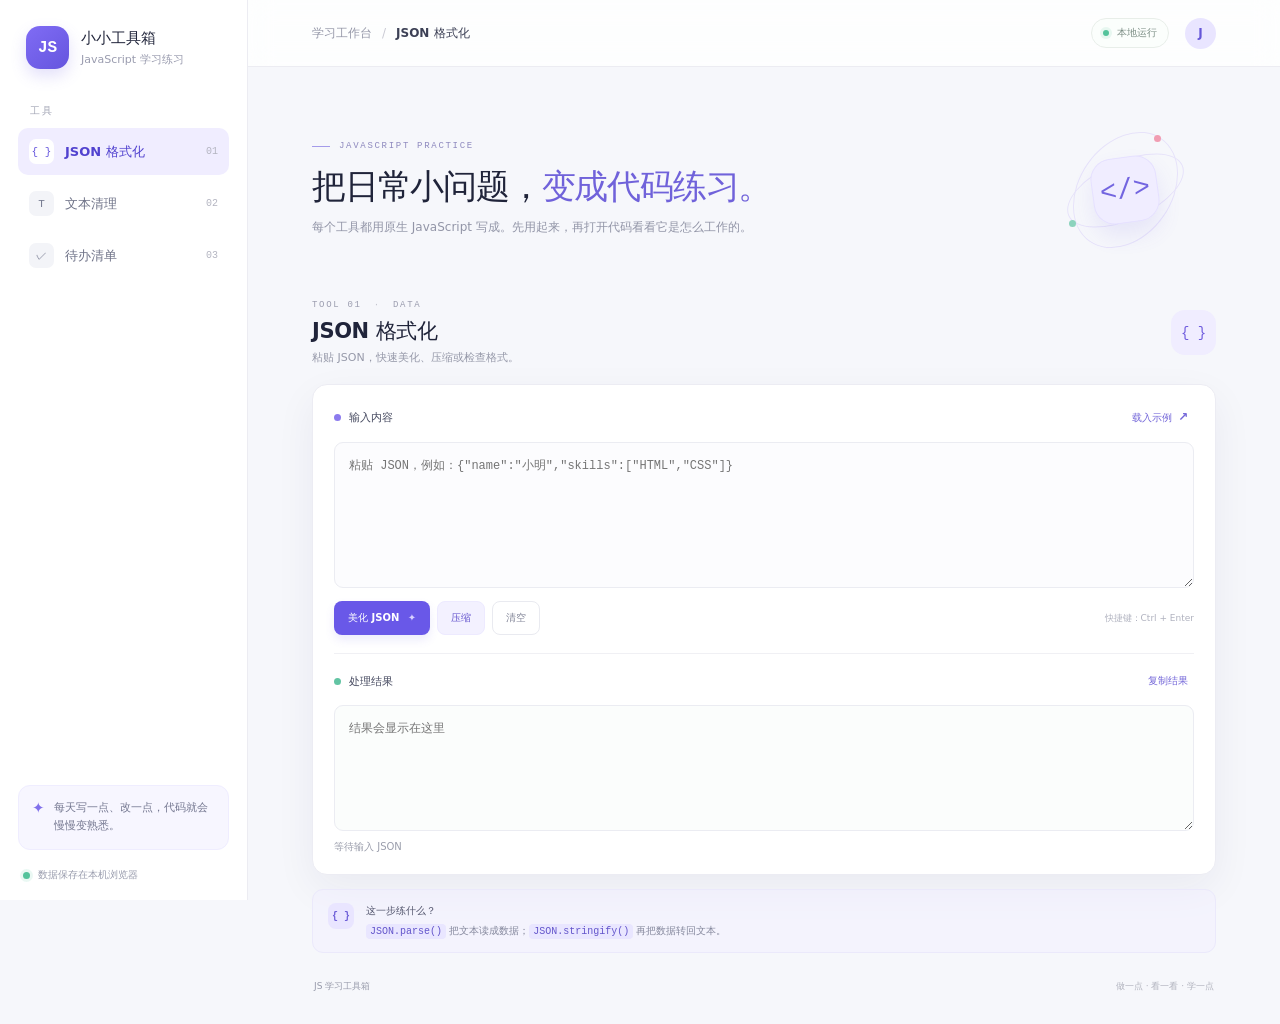
<file: site/index.html>
<!doctype html>
<html lang="zh-CN">
<head>
  <meta charset="utf-8">
  <meta name="viewport" content="width=device-width, initial-scale=1">
  <meta name="theme-color" content="#f6f7fb">
  <title>JS 学习工具箱</title>
  <link rel="stylesheet" href="styles.css">
</head>
<body>
  <div class="app-shell">
    <aside class="sidebar">
      <a class="brand" href="#home" aria-label="JS 学习工具箱首页">
        <span class="brand-mark">JS</span>
        <span><strong>小小工具箱</strong><small>JavaScript 学习练习</small></span>
      </a>
      <p class="nav-label">工具</p>
      <nav class="tool-nav" aria-label="工具导航">
        <button class="nav-item active" data-tool="json"><span class="nav-icon">{ }</span><span>JSON 格式化</span><kbd>01</kbd></button>
        <button class="nav-item" data-tool="text"><span class="nav-icon">T</span><span>文本清理</span><kbd>02</kbd></button>
        <button class="nav-item" data-tool="todos"><span class="nav-icon">✓</span><span>待办清单</span><kbd>03</kbd></button>
      </nav>
      <div class="sidebar-note"><span class="sparkle">✦</span><p>每天写一点、改一点，代码就会慢慢变熟悉。</p></div>
      <div class="sidebar-foot"><span class="status-dot"></span>数据保存在本机浏览器</div>
    </aside>

    <main class="main-area">
      <header class="topbar">
        <div class="breadcrumb"><span>学习工作台</span><span class="crumb-slash">/</span><strong id="currentToolName">JSON 格式化</strong></div>
        <div class="topbar-right"><span class="local-badge"><span class="status-dot"></span>本地运行</span><span class="avatar">J</span></div>
      </header>

      <div class="content-wrap">
        <section class="welcome-row">
          <div>
            <div class="eyebrow"><span class="eyebrow-line"></span>JAVASCRIPT PRACTICE</div>
            <h1>把日常小问题，<span>变成代码练习。</span></h1>
            <p class="welcome-copy">每个工具都用原生 JavaScript 写成。先用起来，再打开代码看看它是怎么工作的。</p>
          </div>
          <div class="welcome-art" aria-hidden="true"><span class="art-orbit orbit-a"></span><span class="art-orbit orbit-b"></span><span class="art-code">&lt;/&gt;</span><span class="art-dot dot-a"></span><span class="art-dot dot-b"></span></div>
        </section>

        <div class="tool-pages">
          <section class="tool-page" data-page="json">
            <div class="section-heading"><div><div class="section-kicker">TOOL 01 <span>·</span> DATA</div><h2>JSON 格式化</h2><p>粘贴 JSON，快速美化、压缩或检查格式。</p></div><div class="heading-icon json-icon">{ }</div></div>
            <div class="tool-card">
              <div class="card-topline"><div class="card-title"><span class="mini-dot purple"></span>输入内容</div><button class="text-button" id="jsonSample">载入示例 <span>↗</span></button></div>
              <textarea id="jsonInput" class="code-input" spellcheck="false" placeholder='粘贴 JSON，例如：{"name":"小明","skills":["HTML","CSS"]}' aria-label="JSON 输入"></textarea>
              <div class="action-row"><div class="button-group"><button class="button primary" id="jsonFormat">美化 JSON <span>✦</span></button><button class="button secondary" id="jsonMinify">压缩</button><button class="button ghost" id="jsonClear">清空</button></div><span class="hint-text">快捷键：Ctrl + Enter</span></div>
              <div class="result-head"><span class="card-title"><span class="mini-dot green"></span>处理结果</span><button class="text-button" id="jsonCopy">复制结果</button></div>
              <textarea id="jsonOutput" class="code-output" spellcheck="false" placeholder="结果会显示在这里" aria-label="JSON 处理结果" readonly></textarea>
              <div class="feedback" id="jsonFeedback" aria-live="polite">等待输入 JSON</div>
            </div>
            <div class="learning-tip"><span class="tip-icon">{ }</span><div><strong>这一步练什么？</strong><p><code>JSON.parse()</code> 把文本读成数据；<code>JSON.stringify()</code> 再把数据转回文本。</p></div></div>
          </section>

          <section class="tool-page" data-page="text" hidden>
            <div class="section-heading"><div><div class="section-kicker">TOOL 02 <span>·</span> TEXT</div><h2>文本清理</h2><p>整理复制来的文字，保留你想要的换行和内容。</p></div><div class="heading-icon text-icon">T</div></div>
            <div class="tool-card">
              <div class="card-topline"><div class="card-title"><span class="mini-dot purple"></span>原始文本</div><button class="text-button" id="textSample">载入示例 <span>↗</span></button></div>
              <textarea id="textInput" class="text-area" placeholder="把需要整理的文本粘贴到这里……" aria-label="原始文本"></textarea>
              <div class="options-row">
                <label class="check-option"><input id="trimLines" type="checkbox" checked><span class="fake-check"></span>清理每行首尾空格</label>
                <label class="check-option"><input id="collapseSpaces" type="checkbox" checked><span class="fake-check"></span>合并多余空格</label>
                <label class="check-option"><input id="removeBlankLines" type="checkbox"><span class="fake-check"></span>删除空行</label>
              </div>
              <div class="action-row"><div class="button-group"><button class="button primary" id="textClean">清理文本 <span>✦</span></button><button class="button secondary" id="textCopy">复制结果</button><button class="button ghost" id="textClear">清空</button></div><span class="hint-text" id="textCount">0 个字符</span></div>
              <div class="result-head"><span class="card-title"><span class="mini-dot green"></span>整理后的文本</span></div>
              <textarea id="textOutput" class="text-area output-area" placeholder="整理后的文本会显示在这里" aria-label="整理后的文本"></textarea>
              <div class="feedback" id="textFeedback" aria-live="polite">勾选选项后点击“清理文本”</div>
            </div>
            <div class="learning-tip"><span class="tip-icon">Aa</span><div><strong>这一步练什么？</strong><p>用 <code>split()</code>、<code>map()</code> 和正则表达式处理字符串。</p></div></div>
          </section>

          <section class="tool-page" data-page="todos" hidden>
            <div class="section-heading"><div><div class="section-kicker">TOOL 03 <span>·</span> DAILY</div><h2>待办清单</h2><p>把要做的事记下来，刷新页面后也会保留。</p></div><div class="heading-icon todo-icon">✓</div></div>
            <div class="tool-card todo-card">
              <form id="todoForm" class="todo-form">
                <label class="sr-only" for="todoInput">新待办</label><input id="todoInput" type="text" maxlength="120" placeholder="今天想完成什么？" autocomplete="off"><button class="button primary" type="submit">添加 <span>＋</span></button>
              </form>
              <div class="todo-toolbar"><div class="filter-group" role="group" aria-label="待办筛选"><button class="filter active" data-filter="all">全部</button><button class="filter" data-filter="active">未完成</button><button class="filter" data-filter="done">已完成</button></div><button class="text-button danger-text" id="clearCompleted">清除已完成</button></div>
              <div class="todo-list" id="todoList"></div>
              <div class="todo-empty" id="todoEmpty"><span class="empty-check">✓</span><strong>清单还是空的</strong><p>添加一条小任务，开始你的练习。</p></div>
              <div class="todo-footer"><span id="todoRemaining">0 项待完成</span><span class="storage-note"><span class="status-dot"></span>自动保存在此浏览器</span></div>
              <div class="feedback" id="todoFeedback" aria-live="polite"></div>
            </div>
            <div class="learning-tip"><span class="tip-icon">↗</span><div><strong>这一步练什么？</strong><p>用数组管理任务、创建 DOM 元素，并用 <code>localStorage</code> 保存数据。</p></div></div>
          </section>
        </div>

        <footer class="page-footer"><span>JS 学习工具箱</span><span>做一点 · 看一看 · 学一点</span></footer>
      </div>
    </main>
  </div>
  <div class="toast" id="toast" role="status" aria-live="polite"></div>
  <script src="app.js"></script>
</body>
</html>
</file>
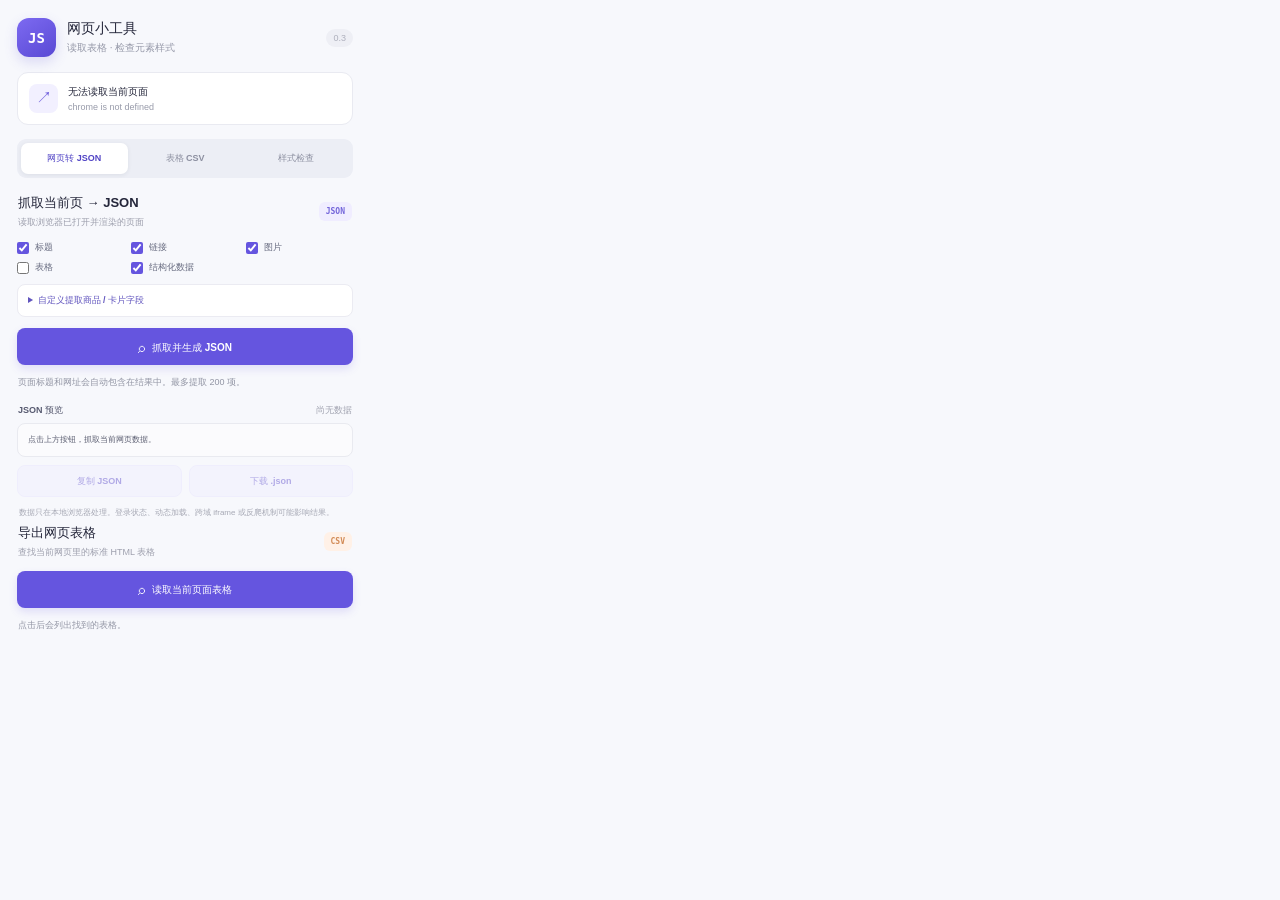
<file: extension/popup.html>
<!doctype html>
<html lang="zh-CN">
<head>
  <meta charset="utf-8">
  <meta name="viewport" content="width=device-width, initial-scale=1">
  <title>JS 学习工具箱</title>
  <link rel="stylesheet" href="popup.css">
</head>
<body>
  <main class="popup">
    <header class="header">
      <div class="logo">JS</div>
      <div><h1>网页小工具</h1><p>读取表格 · 检查元素样式</p></div>
      <span class="version">0.3</span>
    </header>
    <div class="page-card">
      <span class="page-mark">↗</span>
      <div class="page-copy"><strong id="pageTitle">读取当前网页</strong><span id="pageHost">点击下方按钮开始</span></div>
    </div>
    <div class="tabs" role="tablist" aria-label="网页工具">
      <button class="tab active" role="tab" aria-selected="true" data-panel="scrape">网页转 JSON</button>
      <button class="tab" role="tab" aria-selected="false" data-panel="tables">表格 CSV</button>
      <button class="tab" role="tab" aria-selected="false" data-panel="inspect">样式检查</button>
    </div>
    <section class="panel" data-panel-view="scrape">
      <div class="panel-heading"><div><h2>抓取当前页 → JSON</h2><p>读取浏览器已打开并渲染的页面</p></div><span class="heading-badge purple">JSON</span></div>
      <div class="check-grid" aria-label="选择要提取的页面内容">
        <label><input type="checkbox" data-scrape="headings" checked><span>标题</span></label>
        <label><input type="checkbox" data-scrape="links" checked><span>链接</span></label>
        <label><input type="checkbox" data-scrape="images" checked><span>图片</span></label>
        <label><input type="checkbox" data-scrape="tables"><span>表格</span></label>
        <label><input type="checkbox" data-scrape="jsonLd" checked><span>结构化数据</span></label>
      </div>
      <details class="custom-extract">
        <summary>自定义提取商品 / 卡片字段</summary>
        <div class="field-form">
          <label>卡片选择器<input id="recordSelector" type="text" placeholder="例如：.product-card"></label>
          <div class="field-grid">
            <label>标题<input id="fieldTitle" type="text" placeholder="例如：.title"></label>
            <label>价格<input id="fieldPrice" type="text" placeholder="例如：.price"></label>
            <label>链接<input id="fieldLink" type="text" placeholder="例如：a"></label>
            <label>图片<input id="fieldImage" type="text" placeholder="例如：img"></label>
          </div>
          <span>选择器针对每张卡片内部查询；留空的字段会跳过。</span>
        </div>
      </details>
      <button class="primary-button full scrape-button" id="scrapePage"><span>⌕</span>抓取并生成 JSON</button>
      <div class="table-status" id="scrapeStatus" aria-live="polite">页面标题和网址会自动包含在结果中。最多提取 200 项。</div>
      <div class="json-preview-head"><span>JSON 预览</span><span id="jsonSize">尚无数据</span></div>
      <pre class="json-preview" id="scrapePreview">点击上方按钮，抓取当前网页数据。</pre>
      <div class="json-actions"><button class="secondary-button" id="copyJson" disabled>复制 JSON</button><button class="secondary-button" id="downloadJson" disabled>下载 .json</button></div>
      <p class="footnote">数据只在本地浏览器处理。登录状态、动态加载、跨域 iframe 或反爬机制可能影响结果。</p>
    </section>
    <section class="panel" data-panel-view="tables">
      <div class="panel-heading"><div><h2>导出网页表格</h2><p>查找当前网页里的标准 HTML 表格</p></div><span class="heading-badge">CSV</span></div>
      <button class="primary-button full" id="readTables"><span>⌕</span>读取当前页面表格</button>
      <div class="table-status" id="tableStatus" aria-live="polite">点击后会列出找到的表格。</div>
      <div class="table-list" id="tableList"></div>
      <button class="secondary-button full" id="exportTable" disabled>导出所选表格 CSV</button>
      <p class="footnote">适用于页面中的普通 &lt;table&gt;；部分动态表格或 iframe 可能无法读取。</p>
    </section>
    <section class="panel" data-panel-view="inspect" hidden>
      <div class="panel-heading"><div><h2>检查网页元素</h2><p>选中元素，读取布局与字体信息</p></div><span class="heading-badge purple">CSS</span></div>
      <div class="inspect-preview"><div class="target-icon">⌖</div><div><strong>页面内浮动检查面板</strong><span>尺寸、坐标、字体、颜色、内外边距</span></div></div>
      <button class="primary-button full" id="startInspect"><span>◉</span>在页面上开始选取</button>
      <div class="table-status" id="inspectStatus" aria-live="polite">点按元素即可查看它的计算样式；按 Esc 暂停。</div>
      <p class="footnote">检查面板可拖动。浏览器内部页和商店页不允许扩展注入。</p>
    </section>
    <footer><span class="local-dot"></span>只在你点击后读取当前标签页</footer>
  </main>
  <script src="popup.js"></script>
</body>
</html>
</file>
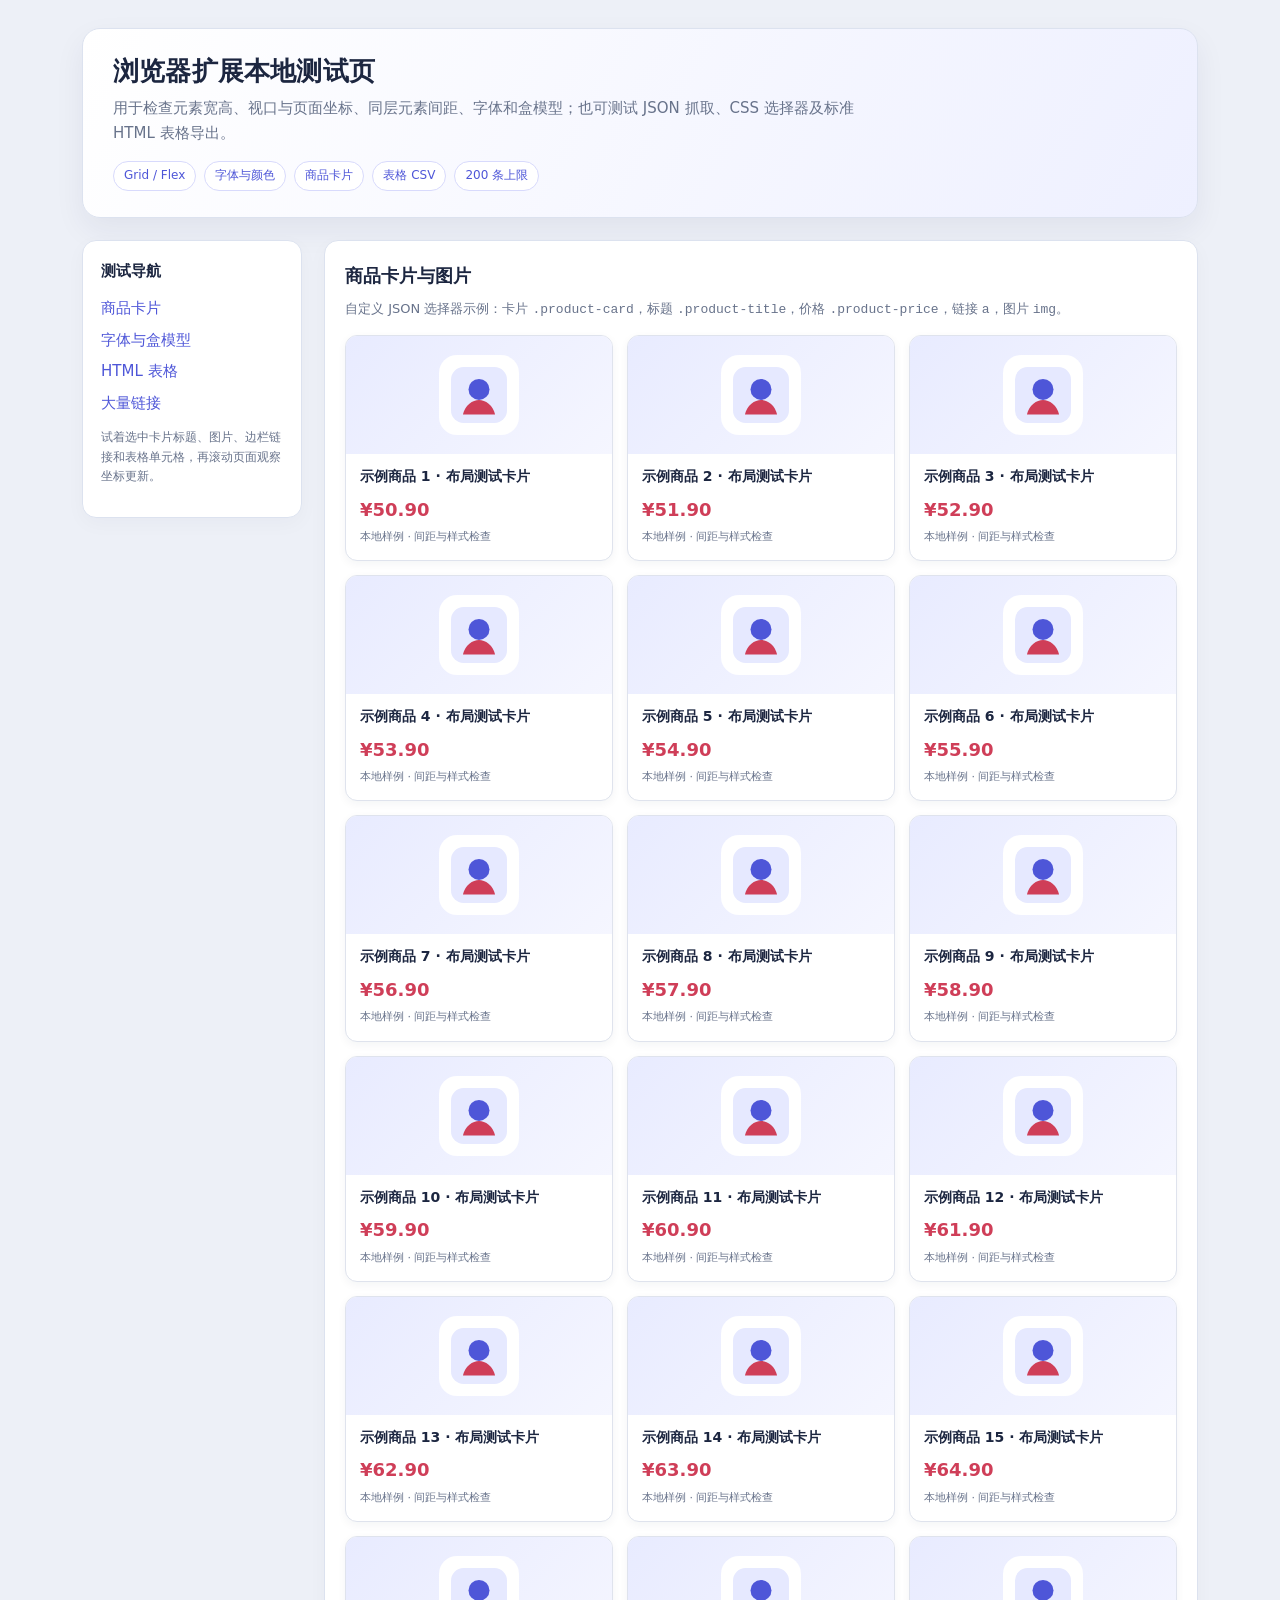
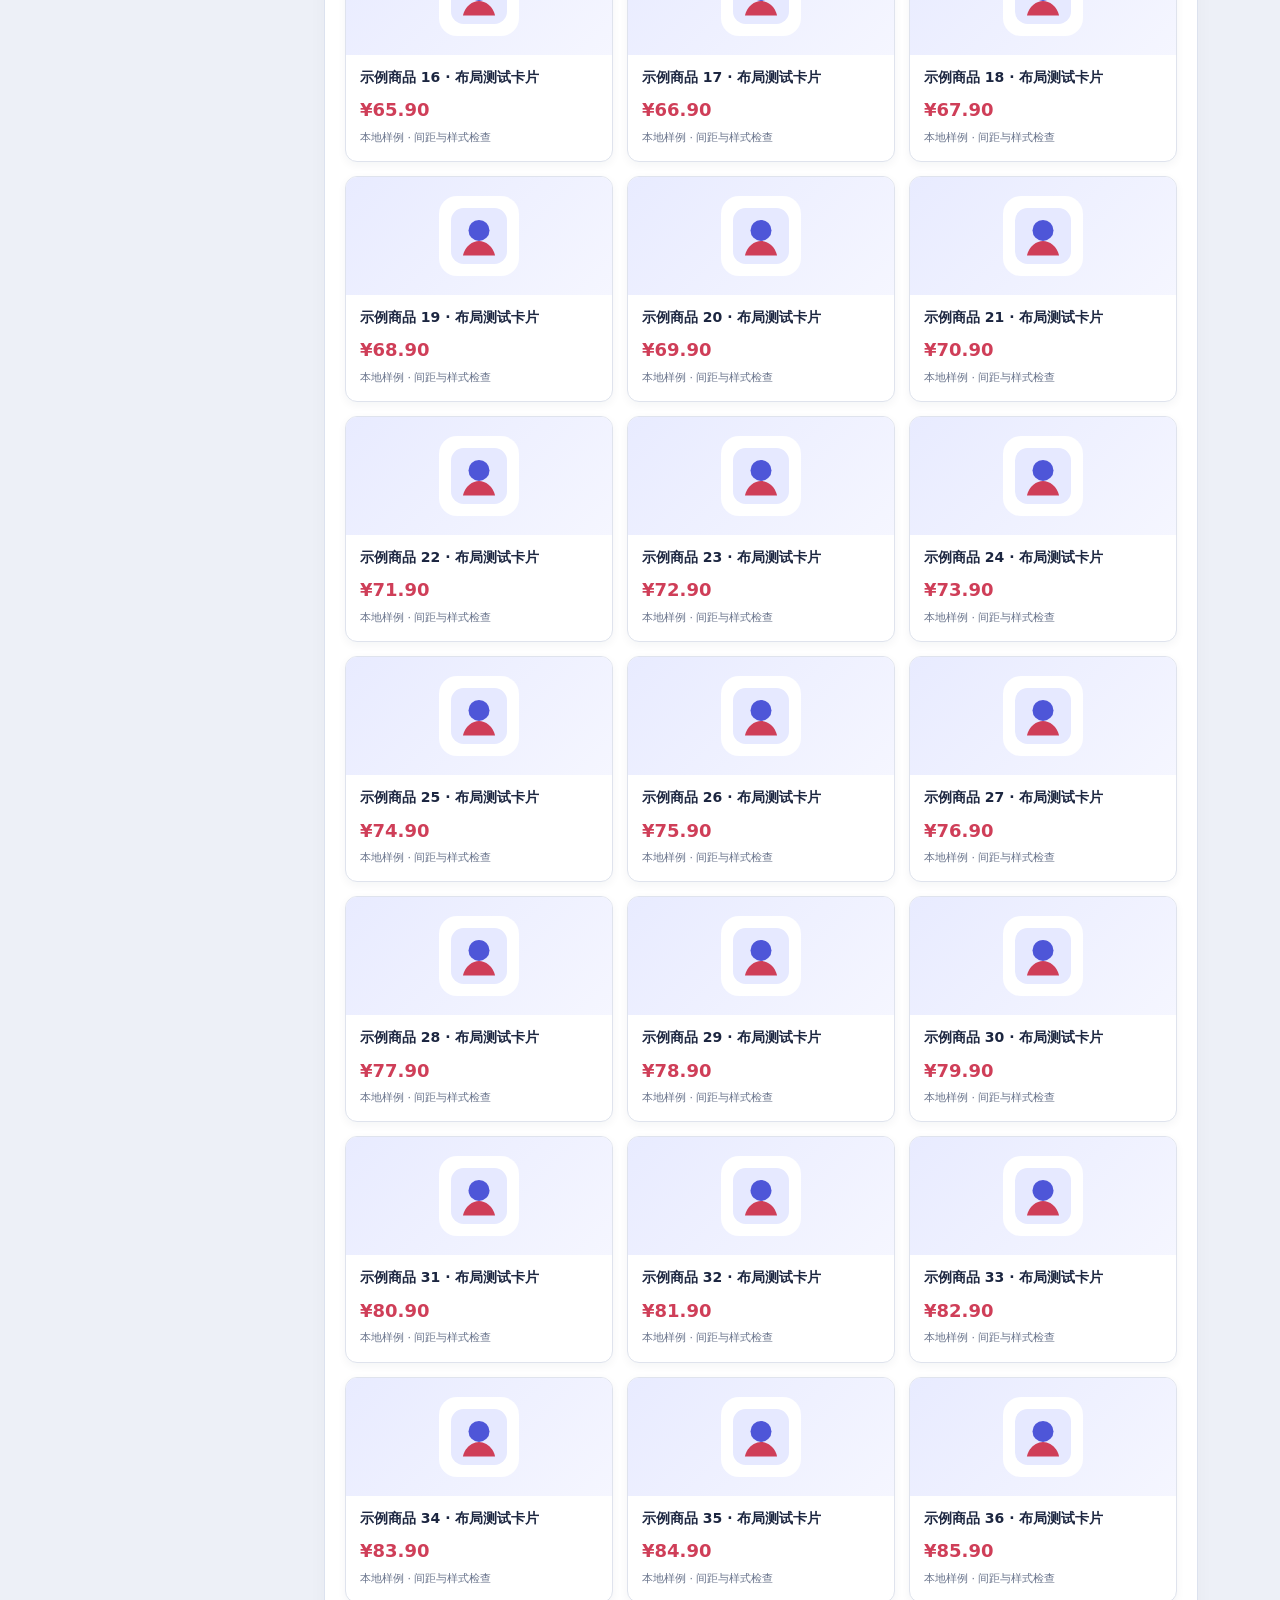
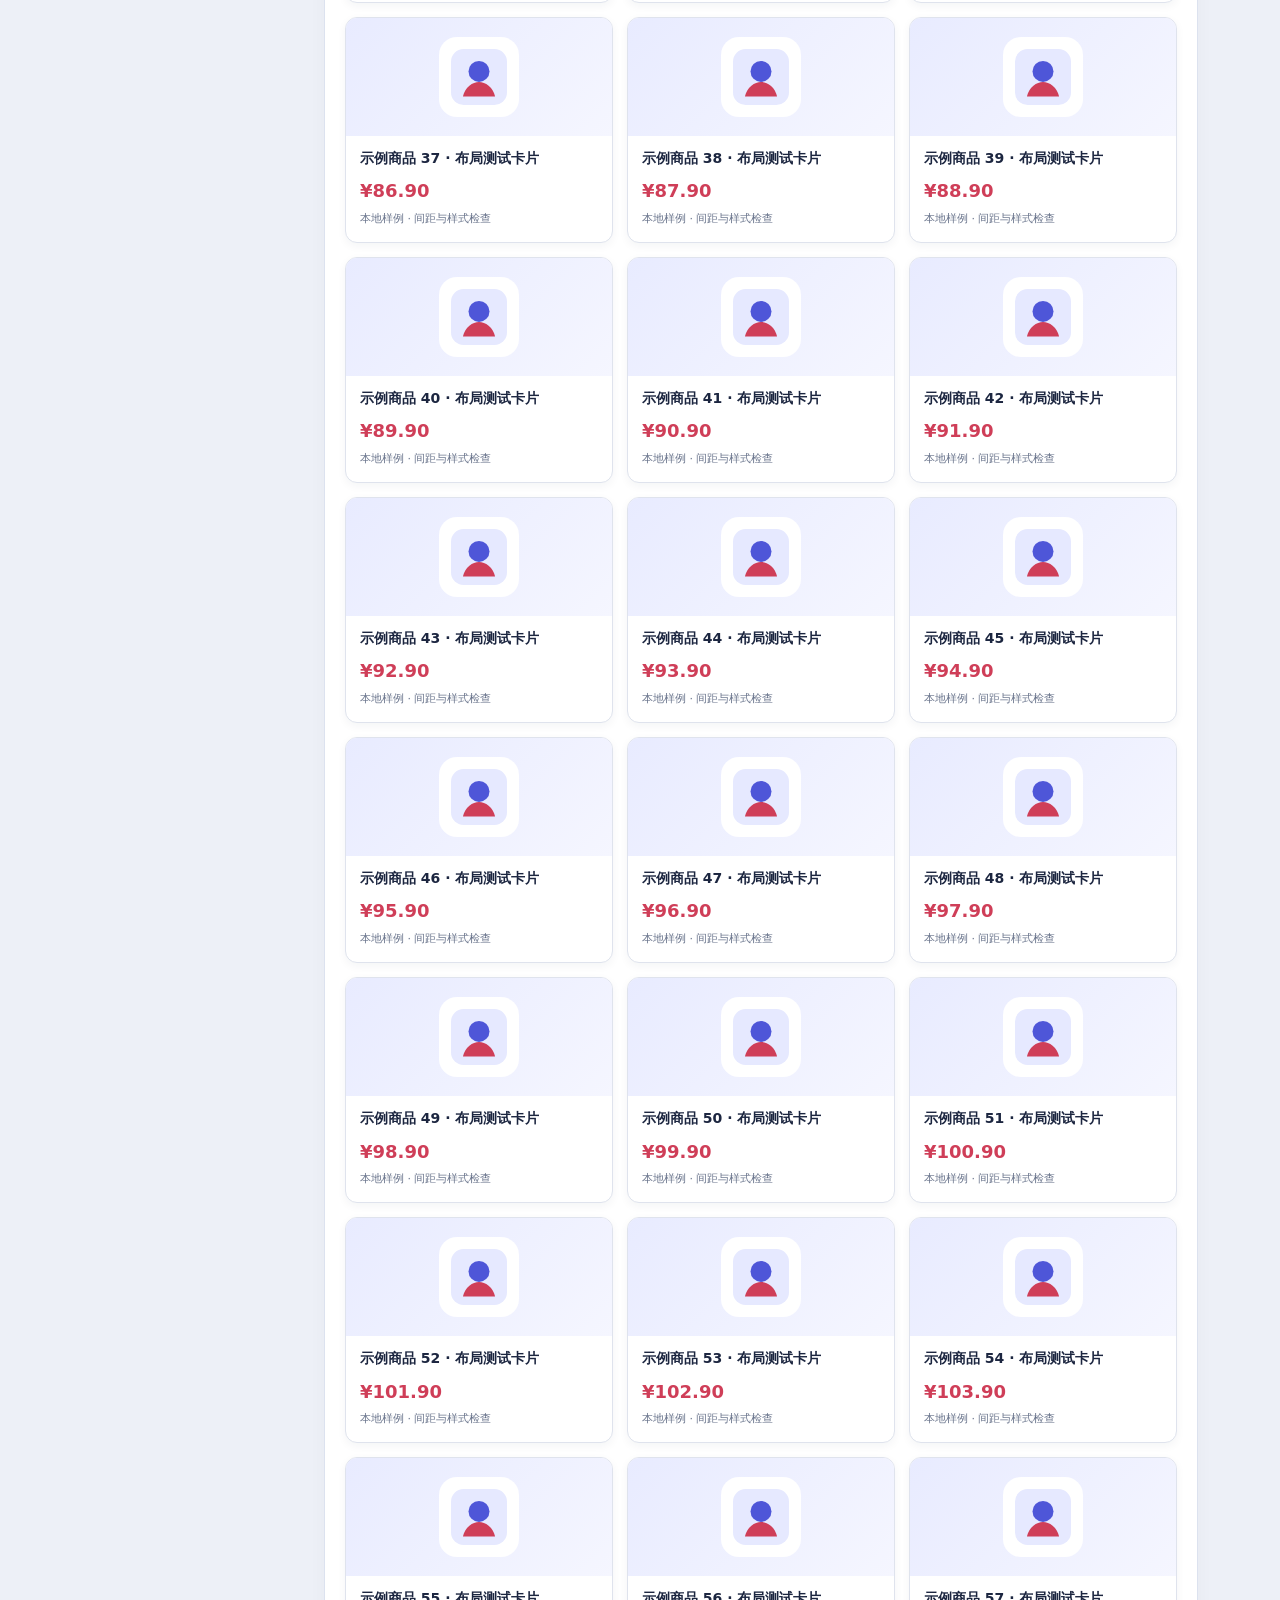
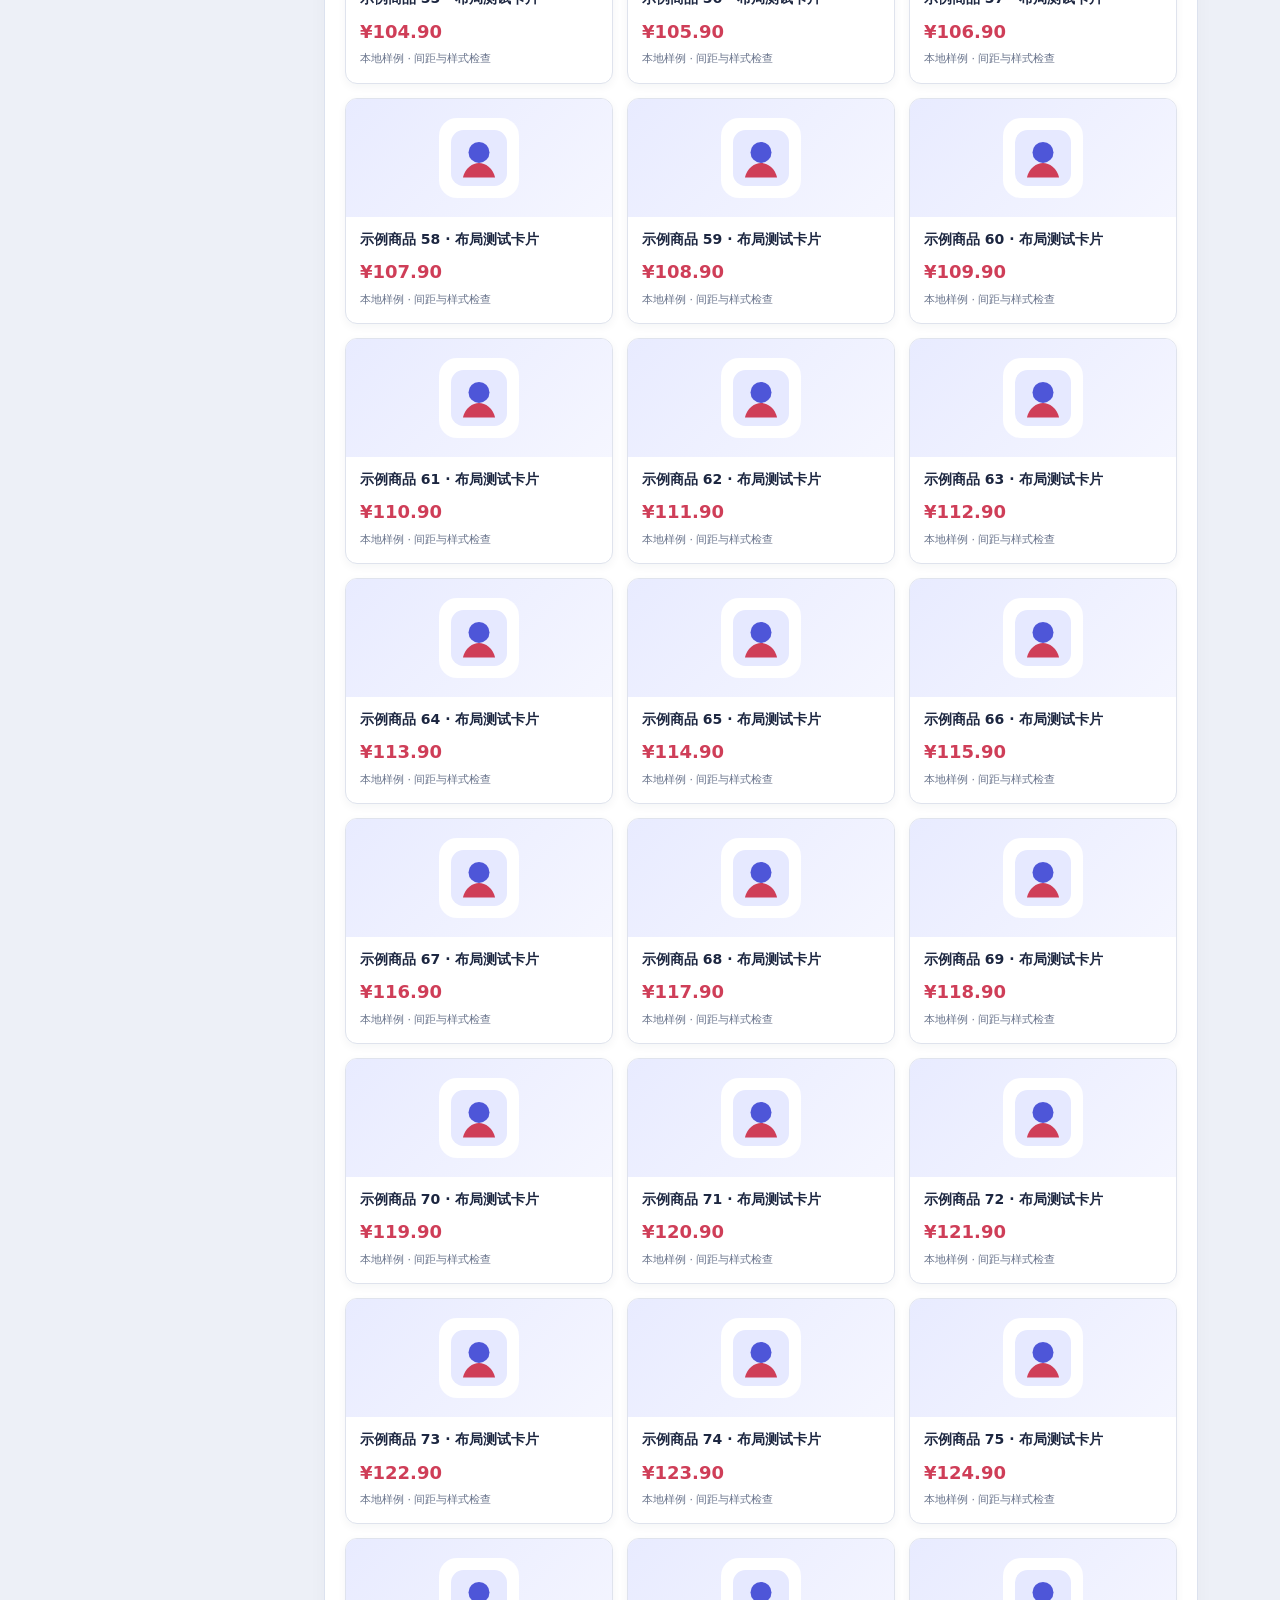
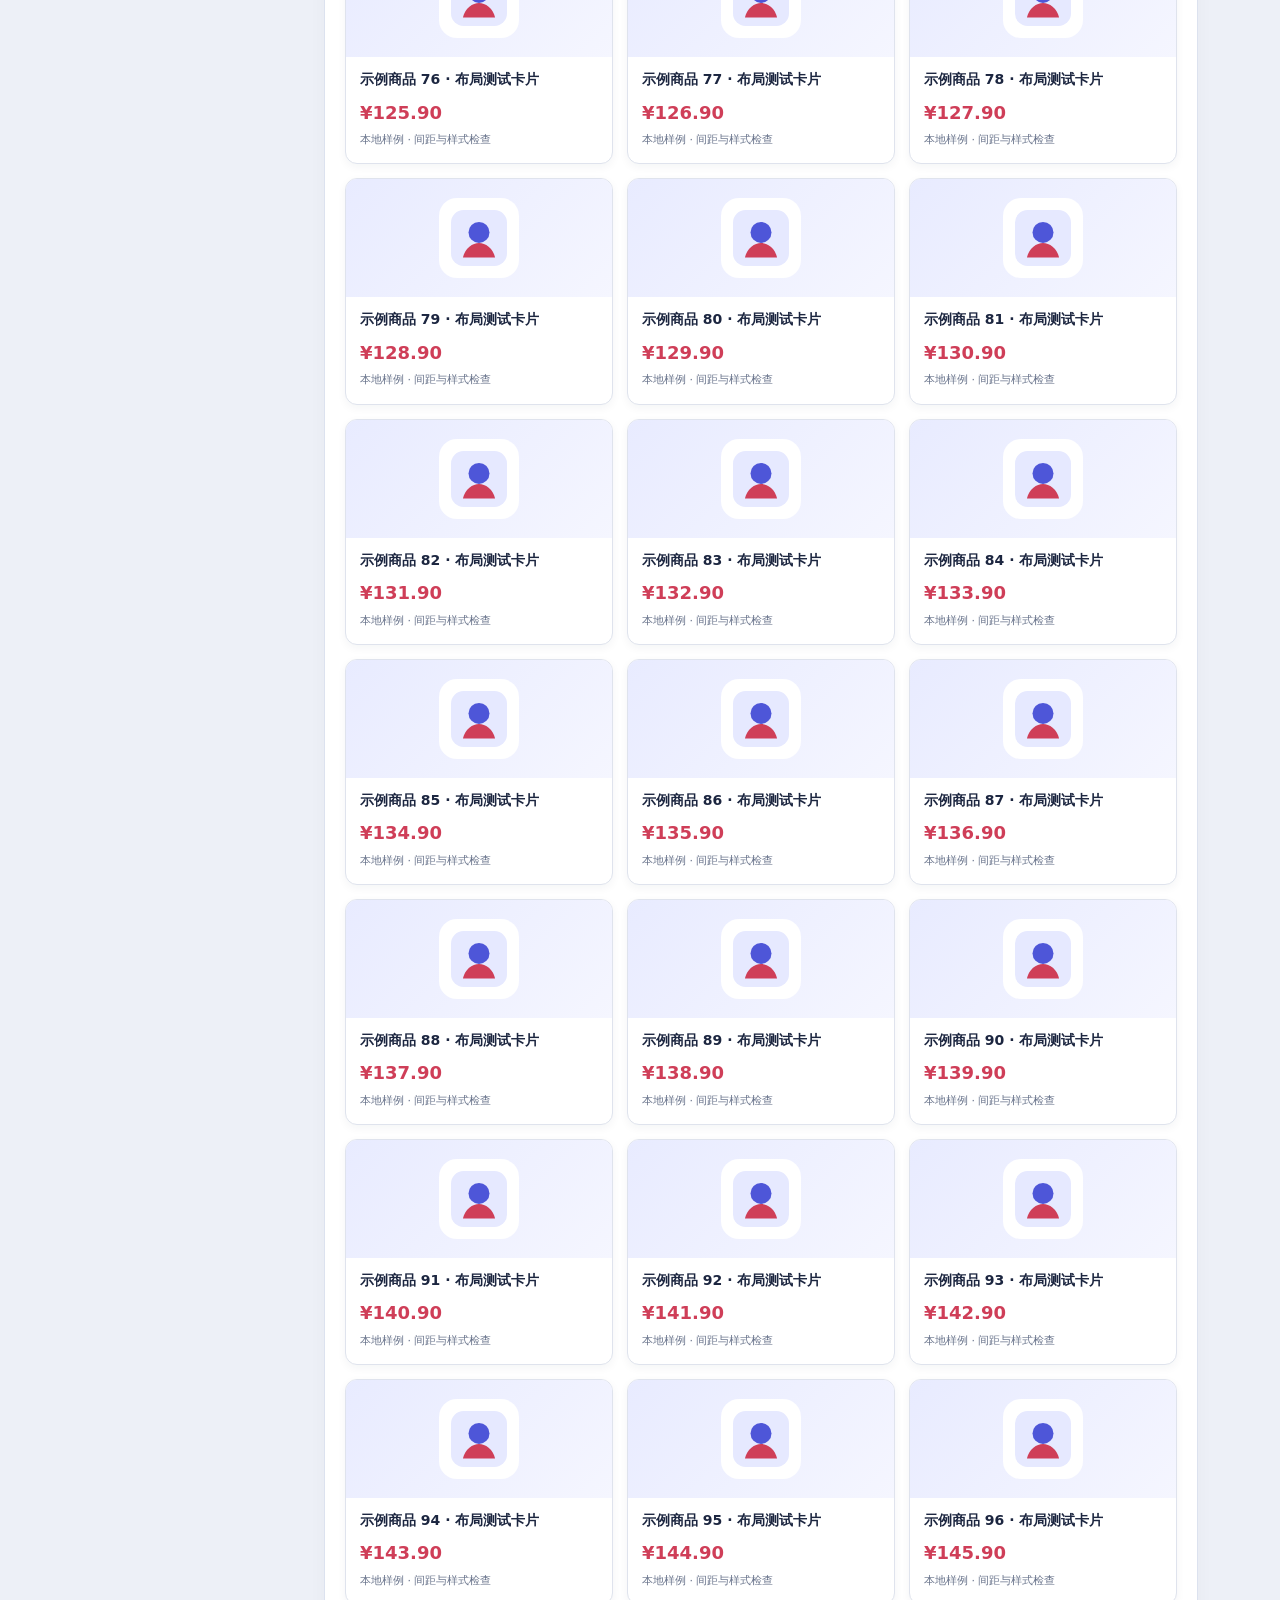
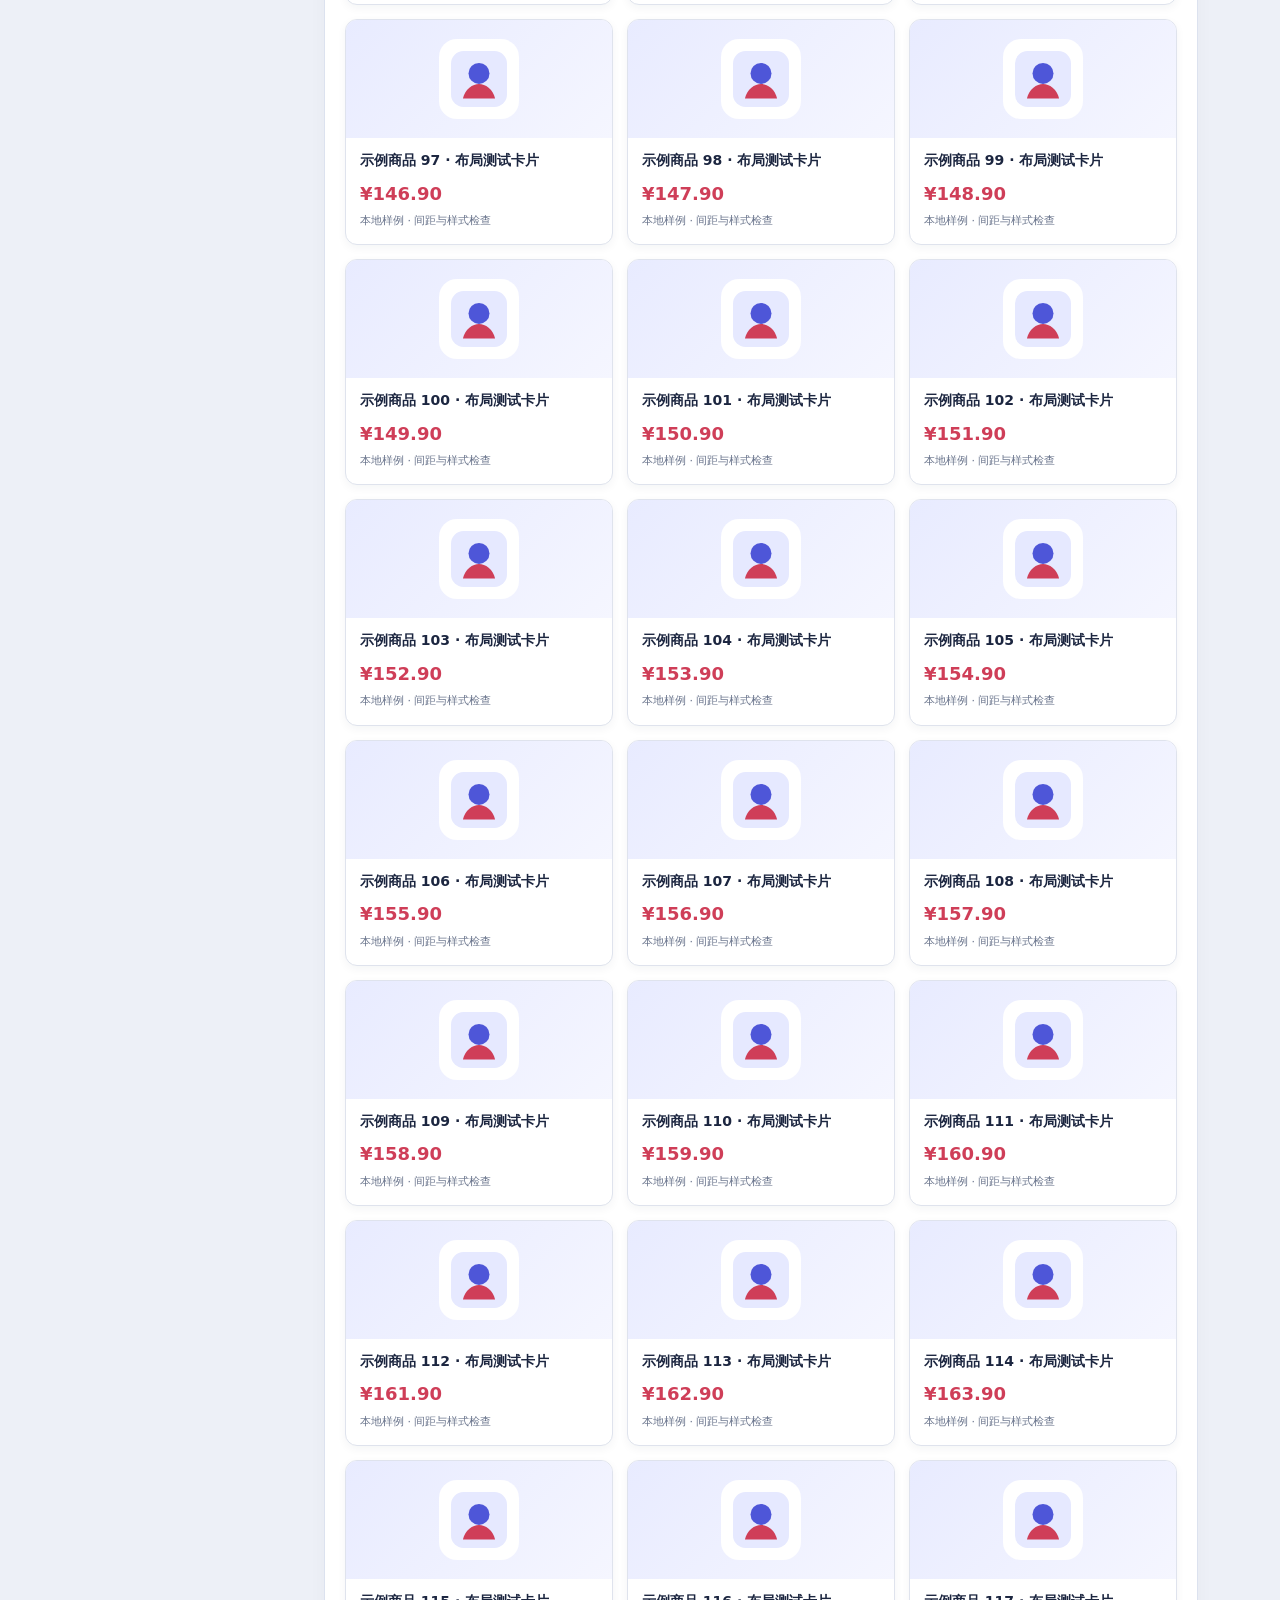
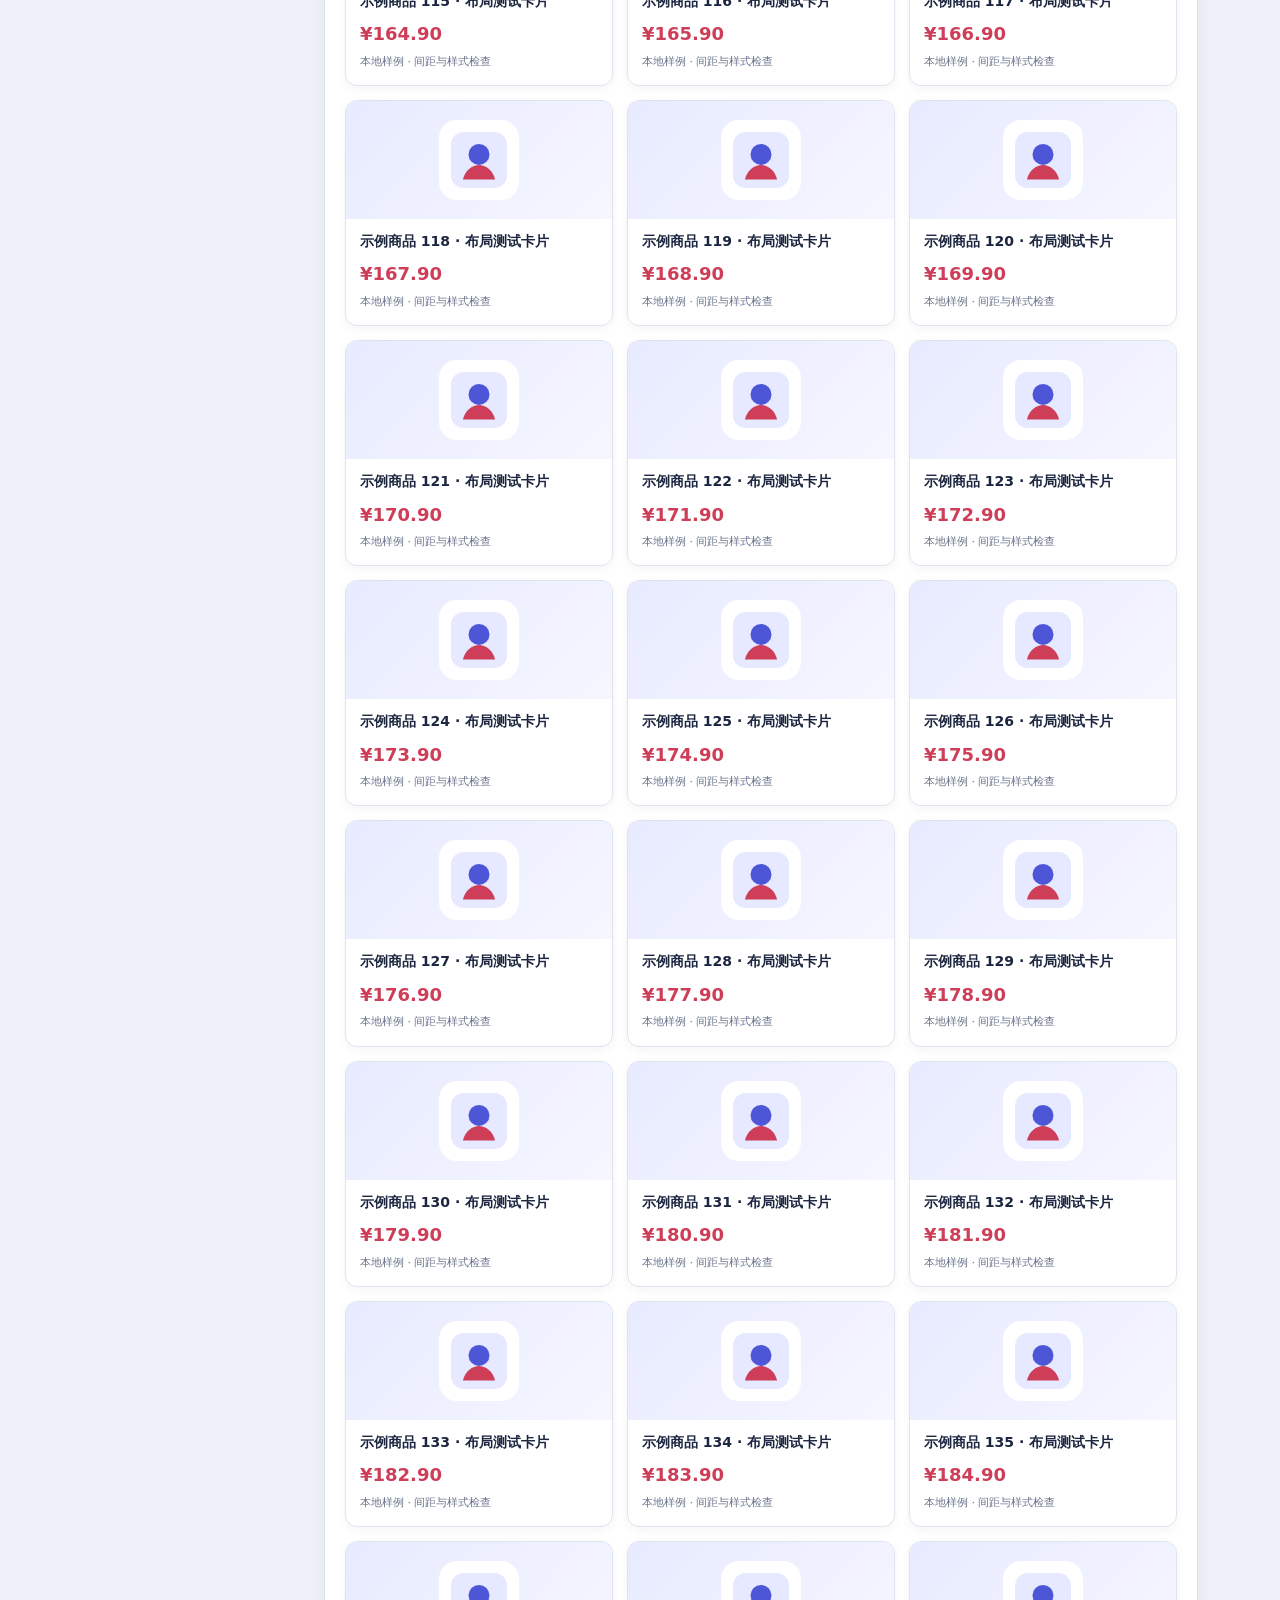
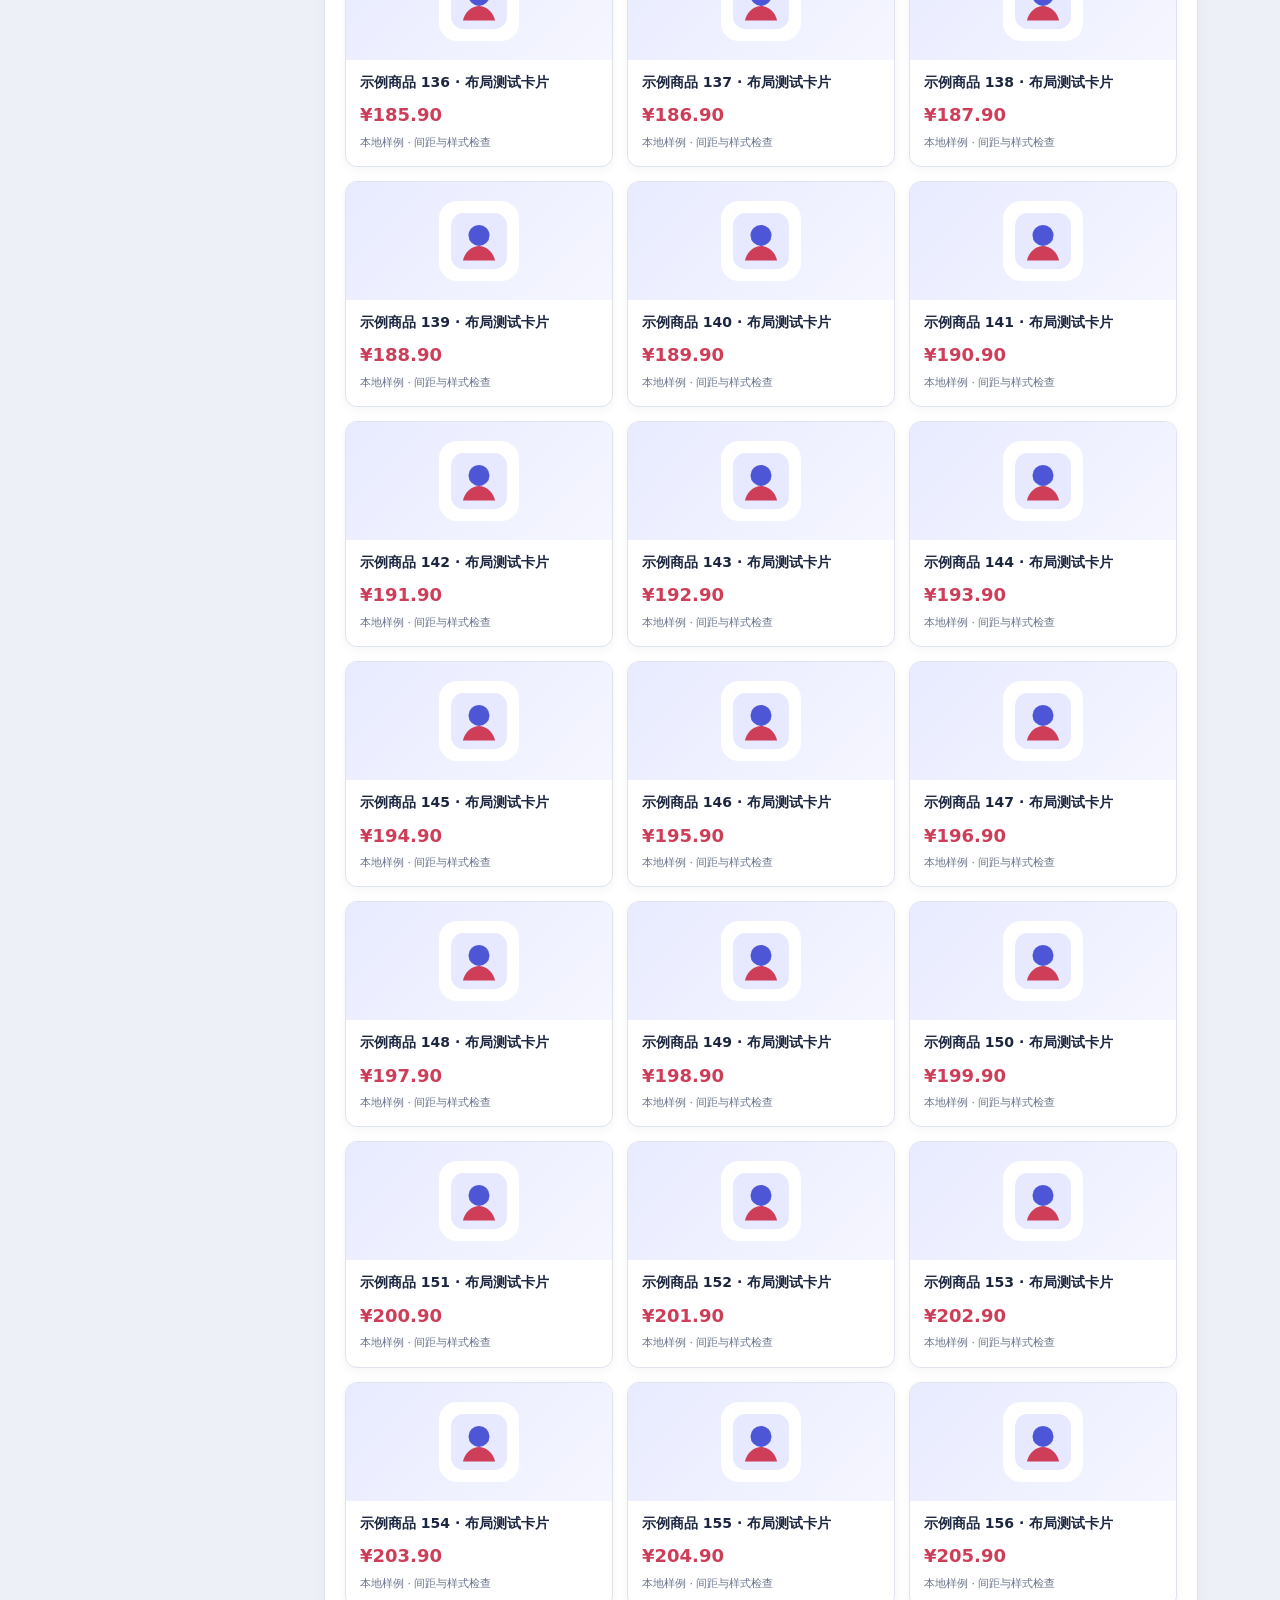
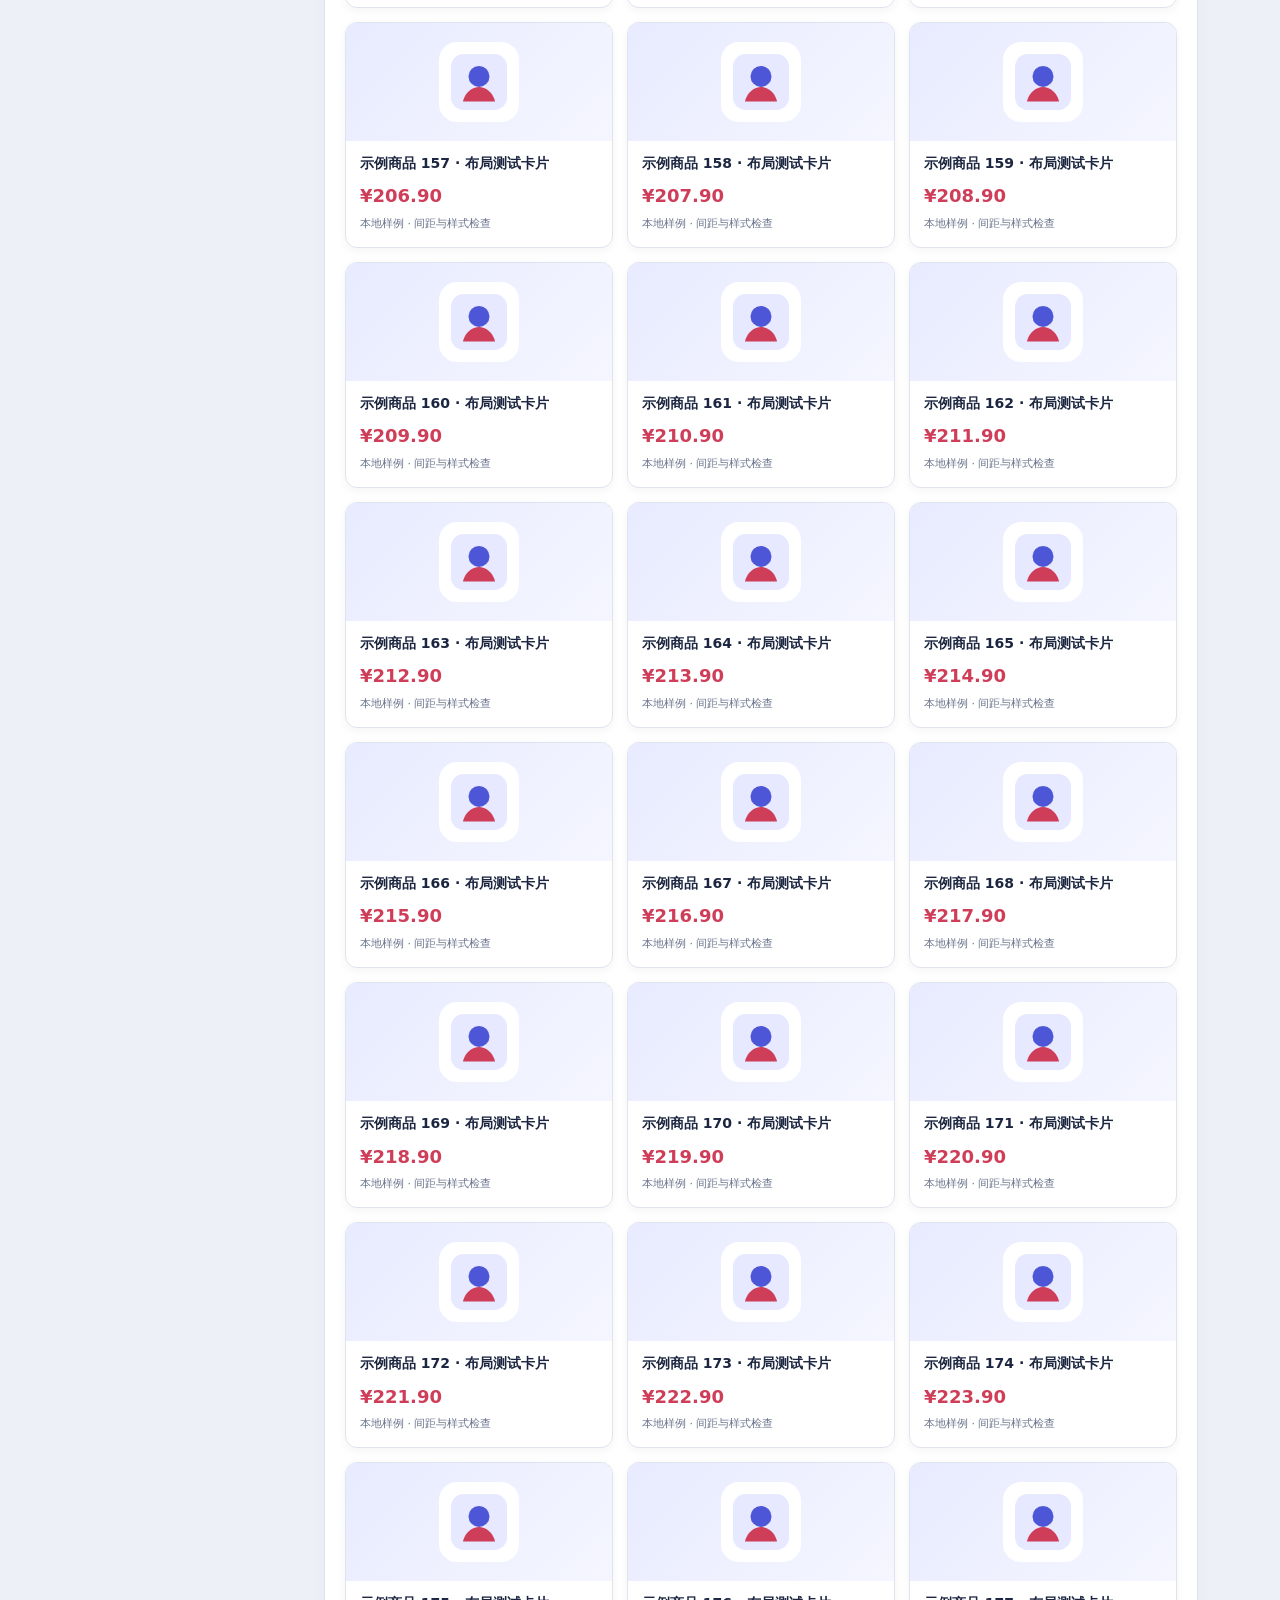
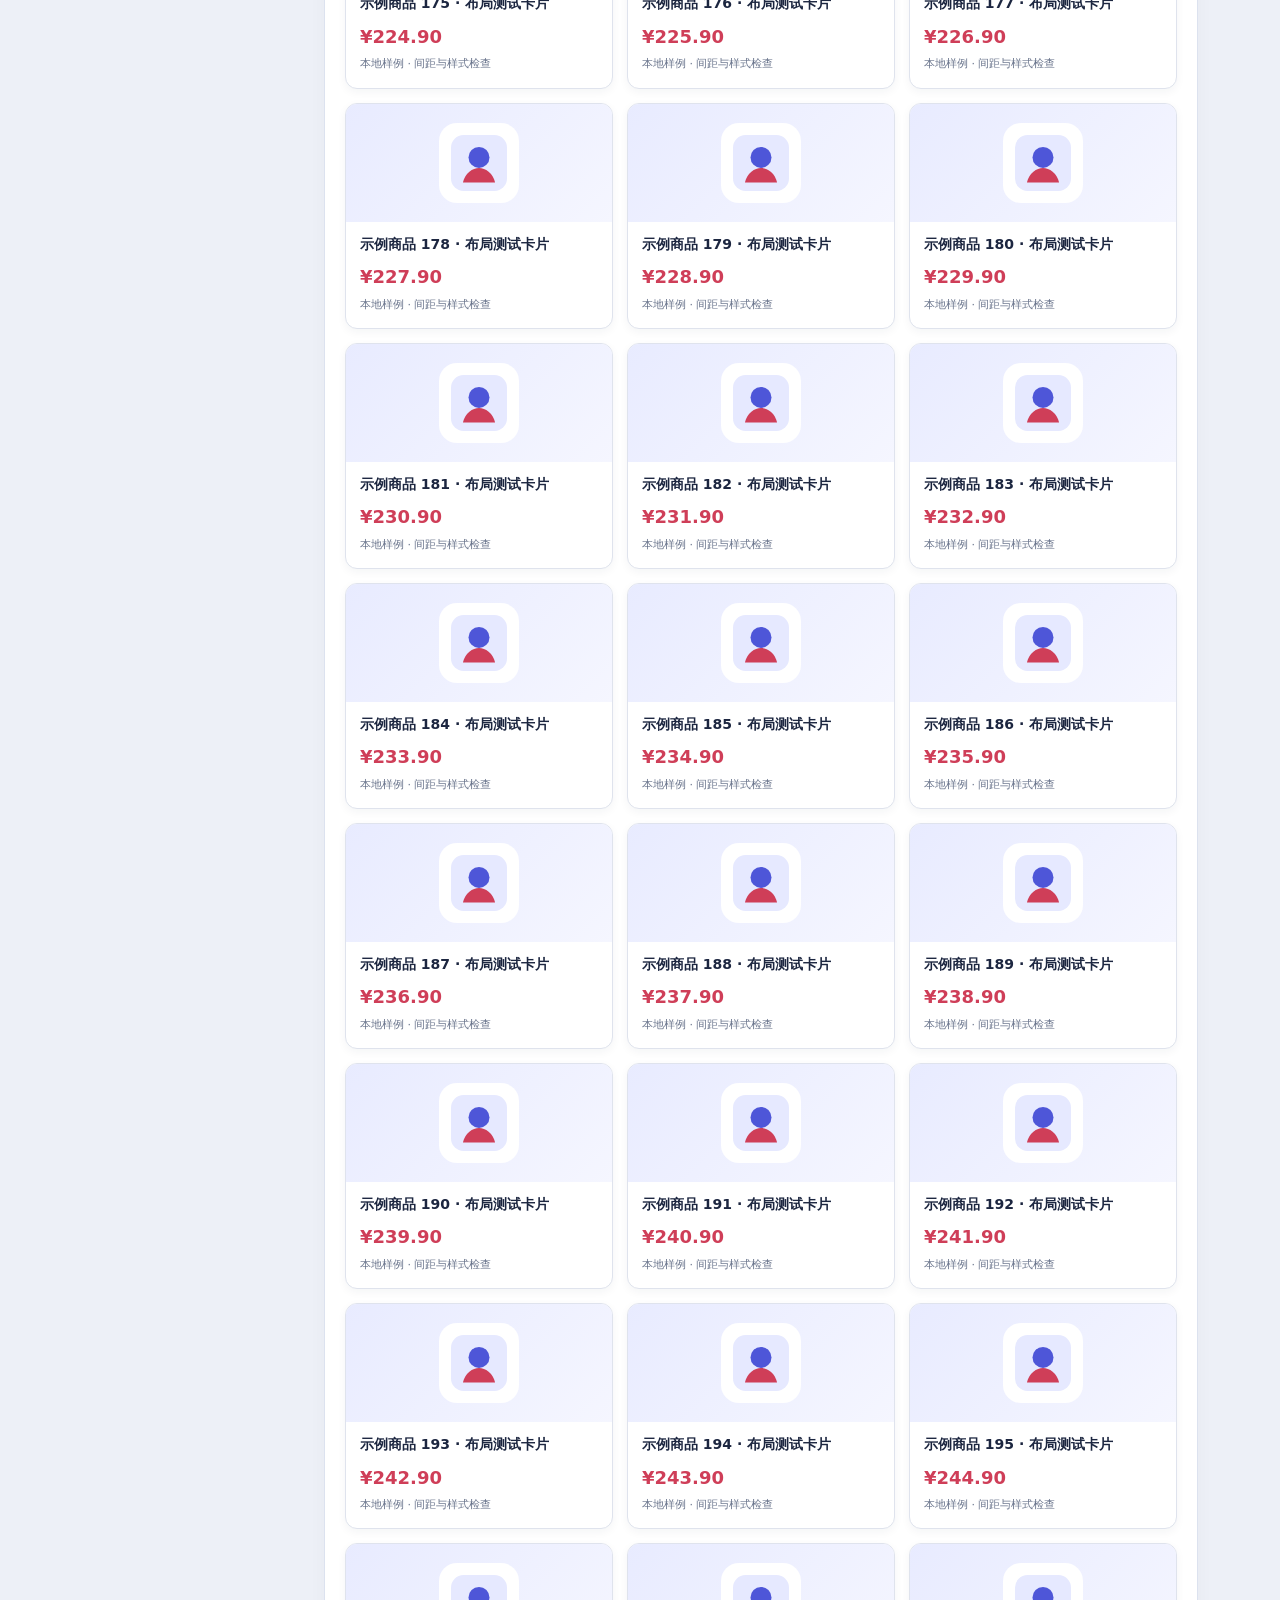
<file: site/extension-fixture.html>
<!doctype html>
<html lang="zh-CN">
<head>
  <meta charset="utf-8">
  <meta name="viewport" content="width=device-width, initial-scale=1">
  <title>扩展本地测试页｜布局、样式与网页转 JSON</title>
  <meta name="description" content="用于本地验证网页布局测量、CSS 样式检查、链接和图片抓取、商品卡片选择器及表格 CSV 导出的测试页面。">
  <script type="application/ld+json">
    {"@context":"https://schema.org","@type":"WebPage","name":"扩展本地测试页","inLanguage":"zh-CN"}
  </script>
  <style>
    :root { color-scheme: light; --ink:#1c2640; --muted:#68738b; --line:#dce2ef; --brand:#4e56d8; --wash:#f3f5fb; }
    * { box-sizing:border-box; }
    body { margin:0; background:#edf0f7; color:var(--ink); font:15px/1.65 "Microsoft YaHei",system-ui,sans-serif; }
    .page { max-width:1160px; margin:28px auto; padding:0 22px; }
    .hero { padding:26px 30px; border:1px solid var(--line); border-radius:18px; background:linear-gradient(120deg,#fff,#eef0ff); box-shadow:0 12px 30px #18244a10; }
    .hero h1 { margin:0 0 7px; font-size:26px; line-height:1.3; letter-spacing:.2px; }
    .hero p { max-width:760px; margin:0; color:var(--muted); }
    .tag-row { display:flex; flex-wrap:wrap; gap:8px; margin-top:16px; }
    .tag { padding:4px 10px; border:1px solid #d8dafc; border-radius:999px; background:#fff; color:#4e56d8; font-size:12px; }
    .layout { display:grid; grid-template-columns:220px minmax(0,1fr); gap:22px; margin-top:22px; align-items:start; }
    .side,.section { border:1px solid var(--line); border-radius:14px; background:#fff; box-shadow:0 6px 20px #18244a08; }
    .side { position:sticky; top:14px; padding:18px; }
    .side h2 { margin:0 0 12px; font-size:15px; }
    .side a { display:block; margin:7px 0; color:var(--brand); text-decoration:none; }
    .content { min-width:0; }
    .section { margin-bottom:18px; padding:20px; }
    .section h2 { margin:0 0 13px; font-size:18px; }
    .section-note { margin:-6px 0 15px; color:var(--muted); font-size:13px; }
    .product-grid { display:grid; grid-template-columns:repeat(3,minmax(0,1fr)); gap:14px; }
    .product-card { min-width:0; overflow:hidden; border:1px solid #dfe3ed; border-radius:12px; background:#fff; box-shadow:0 3px 10px #18244a0c; }
    .product-card a { display:block; color:inherit; text-decoration:none; }
    .product-art { display:grid; min-height:118px; place-items:center; background:linear-gradient(135deg,#e8ebff,#f5f6ff); }
    .product-art img { width:80px; height:80px; padding:12px; border-radius:18px; background:#fff; }
    .product-copy { padding:12px 14px 14px; }
    .product-title { margin:0; font-size:14px; line-height:1.45; font-weight:650; }
    .product-price { margin:8px 0 0; color:#cf3e58; font-size:18px; font-weight:700; }
    .product-meta { margin:4px 0 0; color:var(--muted); font-size:11px; }
    .type-samples { display:grid; grid-template-columns:repeat(2,minmax(0,1fr)); gap:12px; }
    .type-box { padding:13px; border:1px dashed #cdd4e5; border-radius:10px; background:#fafbfe; }
    .type-box strong { display:block; color:#3e4770; }
    .type-box p { margin:5px 0 0; }
    .type-box .small { font-size:12px; line-height:1.45; }
    .swatch-row { display:flex; gap:9px; align-items:center; margin-top:10px; }
    .swatch { width:25px; height:25px; border:1px solid #0002; border-radius:7px; }
    .table-wrap { overflow:auto; border:1px solid var(--line); border-radius:9px; }
    table { width:100%; border-collapse:collapse; text-align:left; }
    caption { padding:10px; background:#f5f6ff; font-weight:600; }
    th,td { padding:9px 11px; border-top:1px solid var(--line); }
    th { background:#fafbfe; }
    .link-grid { display:grid; grid-template-columns:repeat(4,minmax(0,1fr)); gap:7px; }
    .link-grid a { overflow:hidden; color:#4852c7; font-size:12px; text-overflow:ellipsis; white-space:nowrap; }
    .hint { color:var(--muted); font-size:12px; }
    @media (max-width:760px) { .page{margin:14px auto;padding:0 12px}.layout{grid-template-columns:1fr}.side{position:static}.product-grid{grid-template-columns:repeat(2,minmax(0,1fr))}.link-grid{grid-template-columns:repeat(2,minmax(0,1fr))} }
    @media (max-width:480px) { .hero{padding:20px}.hero h1{font-size:21px}.section{padding:15px}.product-grid,.type-samples{grid-template-columns:1fr} }
  </style>
</head>
<body>
  <div class="page">
    <header class="hero">
      <h1>浏览器扩展本地测试页</h1>
      <p>用于检查元素宽高、视口与页面坐标、同层元素间距、字体和盒模型；也可测试 JSON 抓取、CSS 选择器及标准 HTML 表格导出。</p>
      <div class="tag-row"><span class="tag">Grid / Flex</span><span class="tag">字体与颜色</span><span class="tag">商品卡片</span><span class="tag">表格 CSV</span><span class="tag">200 条上限</span></div>
    </header>
    <div class="layout">
      <aside class="side">
        <h2>测试导航</h2>
        <a href="#products">商品卡片</a><a href="#typography">字体与盒模型</a><a href="#table">HTML 表格</a><a href="#many-links">大量链接</a>
        <p class="hint">试着选中卡片标题、图片、边栏链接和表格单元格，再滚动页面观察坐标更新。</p>
      </aside>
      <main class="content">
        <section class="section" id="products">
          <h2>商品卡片与图片</h2>
          <p class="section-note">自定义 JSON 选择器示例：卡片 <code>.product-card</code>，标题 <code>.product-title</code>，价格 <code>.product-price</code>，链接 <code>a</code>，图片 <code>img</code>。</p>
          <div class="product-grid" id="productGrid"></div>
        </section>
        <section class="section" id="typography">
          <h2>文字、布局和盒模型</h2>
          <p class="section-note">这些卡片包含不同字号、字重、行高、内外边距、边框和颜色。</p>
          <div class="type-samples">
            <div class="type-box"><strong>标题文本 · 20px · 字重 700</strong><p>这段文字适合检查普通文本节点的尺寸、字号、行高和文字颜色。</p></div>
            <div class="type-box"><strong class="small">辅助说明 · 12px · 行高 1.45</strong><p class="small">不同容器拥有独立的 padding、border、margin，便于比较 computed style 与实际矩形尺寸。</p></div>
          </div>
          <div class="swatch-row"><span class="swatch" style="background:#4e56d8"></span><span class="swatch" style="background:#cf3e58"></span><span class="swatch" style="background:#f2b84b"></span><span class="hint">选中色块查看背景颜色。</span></div>
        </section>
        <section class="section" id="table">
          <h2>标准 HTML 表格</h2>
          <div class="table-wrap">
            <table>
              <caption>扩展 CSV 导出样例</caption>
              <thead><tr><th>名称</th><th>描述</th><th>数值</th></tr></thead>
              <tbody>
                <tr><td>布局卡片</td><td>包含逗号，和中文</td><td>128.50</td></tr>
                <tr><td>带引号样例</td><td>文字里有 "双引号"</td><td>96.00</td></tr>
                <tr><td>折叠内容</td><td>页面导出时按可见尺寸识别</td><td>0</td></tr>
              </tbody>
            </table>
          </div>
        </section>
        <section class="section" id="many-links">
          <h2>大量链接性能样例</h2>
          <p class="section-note">链接和卡片数量超过 200，用来观察抓取数量上限和截断提示。</p>
          <div class="link-grid" id="linkGrid"></div>
        </section>
      </main>
    </div>
  </div>
  <script>
    const artwork = 'extension-fixture-art.svg';
    const productGrid = document.querySelector('#productGrid');
    for (let index = 1; index <= 210; index += 1) {
      const card = document.createElement('article');
      card.className = 'product-card';
      card.innerHTML = `<a href="#product-${index}" title="示例商品 ${index}"><span class="product-art"><img src="${artwork}" alt="示例商品 ${index} 图片"></span><div class="product-copy"><h3 class="product-title">示例商品 ${index} · 布局测试卡片</h3><p class="product-price">¥${(49.9 + index).toFixed(2)}</p><p class="product-meta">本地样例 · 间距与样式检查</p></div></a>`;
      productGrid.append(card);
    }
    const linkGrid = document.querySelector('#linkGrid');
    for (let index = 1; index <= 260; index += 1) {
      const link = document.createElement('a');
      link.href = `#link-${index}`;
      link.textContent = `测试链接 ${String(index).padStart(3, '0')}`;
      linkGrid.append(link);
    }
  </script>
</body>
</html>
</file>
<file: site/styles.css>
:root{font-family:"DM Sans","Noto Sans SC",system-ui,-apple-system,"Segoe UI",sans-serif;color:#20243a;background:#f6f7fb;font-synthesis:none;text-rendering:optimizeLegibility;--ink:#20243a;--muted:#85899f;--line:#e8e9f0;--purple:#6958e8;--purple-dark:#5140cc;--soft-purple:#f0edff;--green:#42b893;--shadow:0 14px 40px rgba(40,42,80,.06)}
button,input,textarea{font-family:inherit}
*{box-sizing:border-box}body{margin:0;min-width:320px;min-height:100vh}.app-shell{min-height:100vh}.sidebar{position:fixed;inset:0 auto 0 0;width:248px;background:#fff;border-right:1px solid #ececf2;padding:26px 18px 18px;display:flex;flex-direction:column;z-index:5}.brand{display:flex;gap:12px;align-items:center;text-decoration:none;color:inherit;padding:0 8px 35px}.brand-mark{display:grid;place-items:center;width:43px;height:43px;border-radius:14px;background:linear-gradient(140deg,#806cf5,#6555de);color:#fff;font:700 16px "DM Mono",monospace;box-shadow:0 7px 16px #7462e633}.brand strong,.brand small{display:block}.brand strong{font-size:15px;letter-spacing:.1px}.brand small{color:#9a9caf;font-size:11px;margin-top:4px}.nav-label{font-size:10px;letter-spacing:1.6px;color:#a4a7b6;padding:0 12px;margin:0 0 10px}.tool-nav{display:grid;gap:5px}.nav-item{width:100%;height:47px;border:0;background:transparent;color:#6f7388;border-radius:10px;display:flex;align-items:center;gap:11px;padding:0 11px;text-align:left;font-size:13px;font-weight:500;cursor:pointer}.nav-item:hover{background:#f8f7ff;color:#5044be}.nav-item.active{background:#f0edff;color:#5142cf;font-weight:700}.nav-icon{display:grid;place-items:center;width:25px;height:25px;border-radius:7px;background:#f3f4f8;color:#777b91;font:500 11px "DM Mono",monospace}.active .nav-icon{background:#fff;color:#6757de}.nav-item kbd{margin-left:auto;color:#b4b5c1;font:10px "DM Mono",monospace}.sidebar-note{margin-top:auto;background:#f7f6ff;border:1px solid #efedff;border-radius:12px;padding:13px 13px 14px;display:flex;gap:9px;align-items:flex-start}.sparkle{color:#8070eb;font-size:15px}.sidebar-note p{font-size:11px;line-height:1.65;color:#757891;margin:0}.sidebar-foot{display:flex;align-items:center;gap:8px;color:#9a9dae;font-size:10px;padding:18px 5px 0}.status-dot{display:inline-block;width:7px;height:7px;border-radius:50%;background:#53c39b;box-shadow:0 0 0 3px #53c39b1f;flex:none}.main-area{margin-left:248px;min-height:100vh}.topbar{height:67px;background:#ffffffcc;border-bottom:1px solid #ececf2;display:flex;align-items:center;justify-content:space-between;padding:0 clamp(24px,5vw,70px);position:sticky;top:0;z-index:4;backdrop-filter:blur(12px)}.breadcrumb{font-size:12px;color:#9699a9;display:flex;gap:10px;align-items:center}.breadcrumb strong{color:#3c4055;font-weight:600}.crumb-slash{color:#c9cad3}.topbar-right{display:flex;gap:16px;align-items:center}.local-badge{display:flex;align-items:center;gap:8px;padding:7px 11px;border:1px solid #e8eee9;border-radius:20px;color:#7b8d84;background:#fbfefc;font-size:10px}.local-badge .status-dot{width:6px;height:6px}.avatar{display:grid;place-items:center;width:31px;height:31px;background:#e9e5ff;color:#6556d8;border-radius:50%;font-weight:700;font-size:12px}.content-wrap{width:min(100%,1080px);margin:0 auto;padding:40px clamp(24px,5vw,70px) 24px}.welcome-row{display:flex;align-items:center;justify-content:space-between;min-height:166px;margin-bottom:27px}.eyebrow,.section-kicker{font:500 9px "DM Mono",monospace;letter-spacing:1.7px;color:#8e89be}.eyebrow{display:flex;gap:9px;align-items:center}.eyebrow-line{width:18px;height:1px;background:#a49bea}.welcome-row h1{font-size:clamp(24px,3vw,34px);letter-spacing:-1.2px;line-height:1.3;margin:13px 0 9px;font-weight:700}.welcome-row h1 span{color:#7062da}.welcome-copy{font-size:12px;color:#9295a7;margin:0;line-height:1.8}.welcome-art{position:relative;width:126px;height:126px;display:grid;place-items:center;margin:0 28px 0 20px}.art-code{position:relative;z-index:1;color:#7365e0;font:500 28px "DM Mono",monospace;background:#f0edff;border:1px solid #e6e1ff;width:66px;height:66px;display:grid;place-items:center;border-radius:21px;transform:rotate(-8deg);box-shadow:0 12px 22px #6958e81c}.art-orbit{position:absolute;border:1px solid #e7e3fa;border-radius:50%;transform:rotate(-24deg)}.orbit-a{width:125px;height:59px}.orbit-b{width:93px;height:126px;transform:rotate(35deg)}.art-dot{position:absolute;width:7px;height:7px;border-radius:50%;background:#f19db2}.dot-a{top:8px;right:27px}.dot-b{left:7px;bottom:26px;background:#8cd3bd}.section-heading{display:flex;align-items:center;justify-content:space-between;margin:20px 0 19px}.section-kicker{color:#9b9daf}.section-kicker span{color:#c4c5ce;padding:0 5px}.section-heading h2{font-size:21px;margin:7px 0 5px;letter-spacing:-.4px}.section-heading p{margin:0;color:#9699a9;font-size:11px}.heading-icon{width:45px;height:45px;display:grid;place-items:center;border-radius:14px;font:500 14px "DM Mono",monospace}.json-icon{color:#6e5bde;background:#f0edff}.text-icon{color:#3b9f88;background:#e8f8f3;font-weight:700}.todo-icon{color:#ee9c61;background:#fff1e8;font-size:21px}.tool-card{background:#fff;border:1px solid #ececf3;border-radius:15px;box-shadow:var(--shadow);padding:19px 21px 16px}.card-topline,.result-head{display:flex;align-items:center;justify-content:space-between}.card-title{display:flex;align-items:center;gap:8px;color:#464a60;font-size:11px;font-weight:700}.mini-dot{width:7px;height:7px;border-radius:50%}.mini-dot.purple{background:#8c7bee}.mini-dot.green{background:#62c4a3}.text-button{border:0;background:transparent;color:#7467d9;font-size:10px;font-weight:600;cursor:pointer;padding:6px}.text-button:hover{text-decoration:underline}.text-button span{font-size:12px;margin-left:2px}.code-input,.code-output,.text-area{display:block;width:100%;resize:vertical;border:1px solid #ebecf2;border-radius:9px;background:#fcfcfe;color:#33374b;padding:13px 14px;font:12px/1.75 "DM Mono","Cascadia Code",Consolas,monospace;outline:none;transition:border .2s,box-shadow .2s}.code-input{height:146px;margin-top:11px}.code-output{height:126px;margin-top:11px;background:#fbfdfc}.code-input:focus,.code-output:focus,.text-area:focus,.todo-form input:focus{border-color:#a79bea;box-shadow:0 0 0 3px #7869e812}.action-row{display:flex;align-items:center;justify-content:space-between;margin:13px 0 18px}.button-group{display:flex;gap:7px;align-items:center}.button{border:1px solid transparent;border-radius:8px;height:34px;padding:0 13px;cursor:pointer;font-size:10px;font-weight:600;transition:transform .15s,background .15s}.button:active{transform:translateY(1px)}.button.primary{background:#6958e8;color:#fff;box-shadow:0 5px 10px #6958e81f}.button.primary:hover{background:#5947d9}.button.primary span{margin-left:5px;color:#d8d1ff}.button.secondary{background:#f3f1ff;color:#6555ce;border-color:#edeaff}.button.secondary:hover{background:#ebe8ff}.button.ghost{background:#fff;border-color:#e9eaf0;color:#85889a}.button.ghost:hover{background:#f8f8fb}.hint-text{font-size:9px;color:#b0b2bf}.result-head{border-top:1px solid #f0f0f4;padding-top:14px}.feedback{min-height:18px;color:#9b9eac;font-size:10px;margin-top:9px}.feedback.success{color:#36a77f}.feedback.error{color:#df6f78}.learning-tip{display:flex;gap:12px;align-items:flex-start;background:#f0efff7d;border:1px solid #ebe9fb;border-radius:11px;padding:13px 15px;margin-top:14px}.tip-icon{width:26px;height:26px;border-radius:8px;background:#e9e5ff;color:#7061d8;display:grid;place-items:center;font:600 10px "DM Mono",monospace;flex:none}.learning-tip strong{display:block;font-size:10px;color:#52556d;margin:1px 0 4px}.learning-tip p{font-size:10px;line-height:1.7;color:#85889d;margin:0}.learning-tip code{font:10px "DM Mono",monospace;color:#6355cb;background:#e9e6ff;padding:2px 4px;border-radius:4px}.text-area{height:150px;margin-top:11px;font-family:"DM Sans","Noto Sans SC",sans-serif}.options-row{display:flex;gap:16px;flex-wrap:wrap;padding:13px 1px 1px}.check-option{display:flex;align-items:center;gap:7px;color:#777b8e;font-size:10px;cursor:pointer;position:relative}.check-option input{position:absolute;opacity:0;width:1px;height:1px}.fake-check{width:14px;height:14px;border:1px solid #d9dbe5;border-radius:4px;background:#fff;display:grid;place-items:center}.check-option input:checked+.fake-check{background:#6e5ee2;border-color:#6e5ee2}.check-option input:checked+.fake-check:after{content:"✓";color:#fff;font-size:9px;font-weight:700}.check-option input:focus-visible+.fake-check{outline:2px solid #b6adff;outline-offset:2px}.output-area{background:#fbfdfc}.todo-card{padding:19px 21px 15px}.todo-form{display:flex;gap:9px}.todo-form input{flex:1;min-width:0;height:39px;border:1px solid #e8e9f0;border-radius:9px;padding:0 13px;font-size:12px;outline:none}.todo-form input::placeholder{color:#b6b8c4}.todo-form .button{height:39px;min-width:77px}.todo-toolbar{display:flex;align-items:center;justify-content:space-between;border-bottom:1px solid #f0f0f4;padding:17px 0 12px;margin-bottom:2px}.filter-group{display:flex;gap:4px}.filter{border:0;background:transparent;color:#9295a4;border-radius:6px;padding:6px 9px;font-size:10px;font-weight:500;cursor:pointer}.filter.active{color:#6556d3;background:#f1efff;font-weight:700}.danger-text{color:#d3898e}.todo-list{display:grid}.todo-item{display:flex;align-items:center;gap:10px;min-height:48px;border-bottom:1px solid #f4f4f7;padding:6px 2px}.todo-toggle{width:17px;height:17px;display:grid;place-items:center;border:1px solid #d7d9e4;border-radius:50%;background:#fff;color:transparent;font-size:10px;cursor:pointer;flex:none}.todo-item.done .todo-toggle{background:#54b99a;border-color:#54b99a;color:#fff}.todo-text{flex:1;min-width:0;color:#505469;font-size:11px;line-height:1.5;overflow-wrap:anywhere}.todo-item.done .todo-text{color:#b0b2bf;text-decoration:line-through}.delete-todo{border:0;background:transparent;color:#b9bbc6;font-size:17px;cursor:pointer;width:25px;height:25px;border-radius:6px}.delete-todo:hover{background:#fff0f1;color:#dd7780}.todo-empty{min-height:143px;display:flex;flex-direction:column;align-items:center;justify-content:center;color:#a3a5b1}.empty-check{display:grid;place-items:center;width:35px;height:35px;border-radius:50%;background:#f5f3ff;color:#897be4;font-size:16px;margin-bottom:8px}.todo-empty strong{color:#777a8d;font-size:11px}.todo-empty p{font-size:10px;margin:5px 0 0}.todo-footer{border-top:1px solid #f0f0f4;padding-top:12px;margin-top:4px;display:flex;justify-content:space-between;align-items:center;color:#a0a2b0;font-size:9px}.storage-note{display:flex;gap:7px;align-items:center}.storage-note .status-dot{width:6px;height:6px}.todo-card .feedback{margin-top:7px}.page-footer{display:flex;justify-content:space-between;color:#b0b2bd;font-size:9px;padding:27px 2px 7px}.page-footer span:first-child{color:#9699a9}.toast{position:fixed;left:50%;bottom:28px;transform:translate(-50%,12px);opacity:0;pointer-events:none;background:#282943;color:#fff;padding:10px 15px;border-radius:9px;font-size:11px;box-shadow:0 8px 25px #1a1a3030;transition:opacity .2s,transform .2s;z-index:20}.toast.show{opacity:1;transform:translate(-50%,0)}.sr-only{position:absolute;width:1px;height:1px;padding:0;margin:-1px;overflow:hidden;clip:rect(0,0,0,0);white-space:nowrap;border:0}[hidden]{display:none!important}
@media(max-width:820px){.sidebar{width:208px}.main-area{margin-left:208px}.content-wrap{padding-left:28px;padding-right:28px}.topbar{padding-left:28px;padding-right:28px}.welcome-art{margin-right:5px}}
@media(max-width:640px){.sidebar{position:relative;width:100%;height:auto;padding:12px 15px 10px;border-right:0;border-bottom:1px solid #ececf2}.brand{padding:0 4px 11px}.brand-mark{width:36px;height:36px;border-radius:11px}.nav-label,.sidebar-note,.sidebar-foot{display:none}.tool-nav{display:flex;overflow:auto;gap:5px}.nav-item{height:36px;width:auto;min-width:max-content;padding:0 9px;font-size:11px}.nav-item kbd{display:none}.nav-icon{width:21px;height:21px}.main-area{margin-left:0}.topbar{height:52px;position:static;padding:0 17px}.content-wrap{padding:24px 17px 17px}.welcome-row{min-height:142px}.welcome-row h1{font-size:25px}.welcome-copy{max-width:400px;font-size:11px}.welcome-art{width:80px;height:90px;margin:0 0 0 10px;transform:scale(.75);transform-origin:center}.section-heading{margin-top:13px}.tool-card{padding:16px 14px}.options-row{gap:11px}.hint-text{display:none}.button{padding:0 10px}.page-footer{padding-top:20px}}
</file>
<file: extension/popup.css>
:root{font-family:Inter,"Segoe UI","Microsoft YaHei",sans-serif;color:#24263a;background:#f7f8fc;font-synthesis:none}*{box-sizing:border-box}body{margin:0;width:370px;min-height:490px}.popup{padding:18px 17px 12px}.header{display:flex;align-items:center;gap:11px;margin-bottom:15px}.logo{display:grid;place-items:center;width:39px;height:39px;border-radius:12px;color:#fff;background:linear-gradient(145deg,#7d6af1,#5949d4);font:700 14px Consolas,monospace;box-shadow:0 5px 13px #6658d633}.header h1{font-size:14px;margin:0 0 3px}.header p{font-size:10px;color:#9699a9;margin:0}.version{margin-left:auto;font-size:9px;color:#aeb0bd;background:#eeeff5;border-radius:12px;padding:4px 7px}.page-card{display:flex;align-items:center;gap:10px;border:1px solid #e9eaf1;border-radius:11px;padding:11px;background:#fff;margin-bottom:14px}.page-mark{width:29px;height:29px;display:grid;place-items:center;border-radius:8px;background:#f2f0ff;color:#7060dd}.page-copy{display:grid;gap:3px;min-width:0}.page-copy strong{font-size:10px;overflow:hidden;text-overflow:ellipsis;white-space:nowrap}.page-copy span{font-size:9px;color:#989baa;overflow:hidden;text-overflow:ellipsis;white-space:nowrap}.tabs{display:flex;gap:4px;padding:4px;background:#eceef5;border-radius:9px;margin-bottom:16px}.tab{flex:1;border:0;background:transparent;border-radius:7px;height:31px;color:#8d90a1;font-size:10px;font-weight:600;cursor:pointer}.tab.active{background:#fff;color:#5144c5;box-shadow:0 1px 4px #20233a13}.panel-heading{display:flex;align-items:center;justify-content:space-between;margin:0 1px 12px}.panel-heading h2{font-size:13px;margin:0 0 4px}.panel-heading p{font-size:9px;color:#9c9eac;margin:0}.heading-badge{background:#fff1e7;color:#d28a55;border-radius:6px;padding:5px 7px;font:700 8px Consolas,monospace}.heading-badge.purple{color:#7365da;background:#f0edff}.primary-button,.secondary-button{height:37px;border:0;border-radius:8px;font-size:10px;font-weight:700;cursor:pointer;transition:.15s}.primary-button{background:#6555df;color:#fff;box-shadow:0 4px 9px #6555df28}.primary-button:hover{background:#5646cf}.primary-button span{font-size:14px;margin-right:7px;vertical-align:-1px}.secondary-button{background:#f0efff;color:#6555cf;border:1px solid #e8e5ff}.secondary-button:hover:not(:disabled){background:#e8e5ff}.secondary-button:disabled{opacity:.48;cursor:not-allowed}.full{width:100%}.table-status{font-size:9px;color:#9295a4;line-height:1.6;padding:10px 1px 7px;min-height:34px}.table-list{display:grid;gap:7px;max-height:185px;overflow:auto;margin:0 0 10px}.table-option{display:flex;align-items:center;gap:9px;width:100%;text-align:left;background:#fff;border:1px solid #e9eaf0;border-radius:8px;padding:9px 10px;cursor:pointer;color:#45495d}.table-option.selected{border-color:#8f83e9;background:#f8f7ff}.radio{width:13px;height:13px;border:1px solid #cdd0dc;border-radius:50%;display:grid;place-items:center;flex:none}.selected .radio{border-color:#6a5ade}.selected .radio:after{content:"";width:6px;height:6px;background:#6a5ade;border-radius:50%}.table-option-copy{display:grid;gap:3px;min-width:0}.table-option-copy strong{font-size:9px;overflow:hidden;text-overflow:ellipsis;white-space:nowrap}.table-option-copy span{font-size:8px;color:#999cab}.inspect-preview{display:flex;align-items:center;gap:10px;border:1px solid #e9eaf1;background:#fff;border-radius:9px;padding:11px;margin:13px 0}.target-icon{display:grid;place-items:center;width:32px;height:32px;background:#f0edff;border-radius:8px;color:#6555d2;font-size:18px}.inspect-preview div:last-child{display:grid;gap:4px}.inspect-preview strong{font-size:9px}.inspect-preview span{font-size:8px;color:#999baa}.footnote{font-size:8px;color:#a6a8b4;line-height:1.55;margin:10px 2px 4px}.popup footer{display:flex;align-items:center;justify-content:center;gap:7px;border-top:1px solid #ebecf2;margin-top:14px;padding-top:10px;color:#a1a3b1;font-size:8px}.local-dot{width:6px;height:6px;border-radius:50%;background:#52bb94}[hidden]{display:none!important}
.popup{max-height:min(640px,100vh);overflow-y:auto}.tab{font-size:9px;padding:0 4px}.check-grid{display:grid;grid-template-columns:repeat(3,1fr);gap:7px;margin:0 0 10px}.check-grid label{display:flex;align-items:center;gap:6px;min-width:0;color:#666a7f;font-size:9px;cursor:pointer}.check-grid input{accent-color:#6555df;margin:0;width:12px;height:12px}.custom-extract{border:1px solid #ebebf2;border-radius:8px;background:#fff;margin:0 0 10px}.custom-extract summary{padding:9px 10px;color:#6155be;font-size:9px;font-weight:600;cursor:pointer;list-style-position:inside}.field-form{display:grid;gap:8px;padding:0 9px 10px}.field-form>label,.field-grid label{display:grid;gap:4px;color:#777a8c;font-size:8px}.field-form input{width:100%;height:28px;border:1px solid #e7e8ef;border-radius:6px;padding:0 8px;outline:none;color:#45495c;font-size:9px}.field-form input:focus{border-color:#9185e9;box-shadow:0 0 0 2px #7365e814}.field-grid{display:grid;grid-template-columns:1fr 1fr;gap:7px}.field-form>span{font-size:8px;line-height:1.5;color:#a0a2ae}.scrape-button{margin-top:1px}.json-preview-head{display:flex;justify-content:space-between;align-items:center;margin:5px 1px 6px;color:#575a70;font-size:9px;font-weight:700}.json-preview-head span:last-child{font-weight:400;color:#a1a3b0}.json-preview{max-height:170px;overflow:auto;white-space:pre-wrap;overflow-wrap:anywhere;margin:0;padding:10px;border:1px solid #e9eaf0;border-radius:8px;background:#fbfbfd;color:#5a5d70;font:8px/1.55 ui-monospace,Consolas,monospace}.json-actions{display:grid;grid-template-columns:1fr 1fr;gap:7px;margin-top:8px}.json-actions .secondary-button{height:32px;font-size:9px}
</file>
